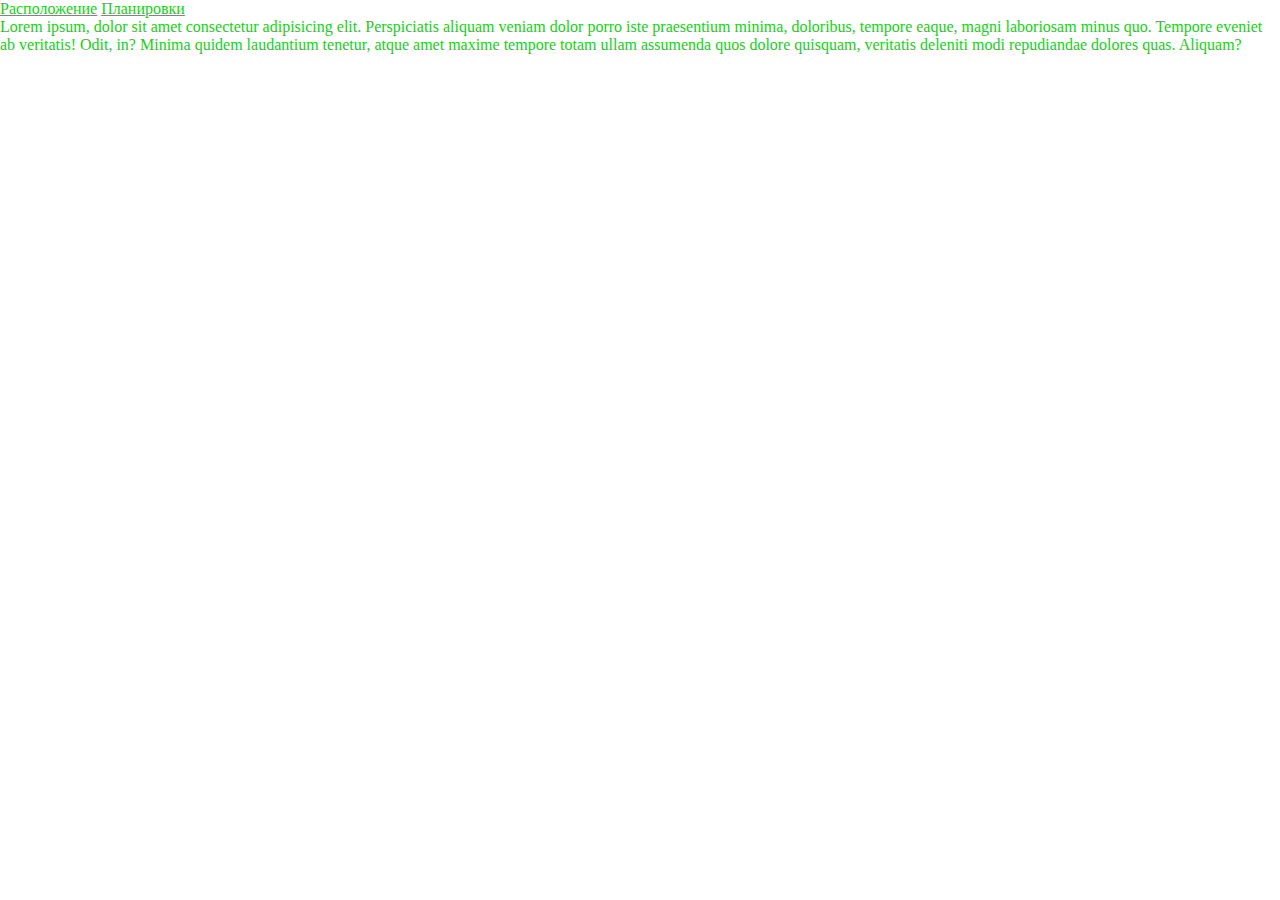
<file: index.html>
<!DOCTYPE html>
<html lang="en">
<head>
    <meta charset="UTF-8">
    <meta http-equiv="X-UA-Compatible" content="IE=edge">
    <meta name="viewport" content="width=device-width, initial-scale=1.0">
    <link rel="stylesheet" href="css/style.min.css">
    <link rel="stylesheet" href="css/hero.min.css">
    <title>DOCUMENT</title>
    <style>
        *{
        font-family: 'Montserrat';
        }
    </style>
</head>
<body>
    
</body>
    <a href="location.html">Расположение</a>
    <a href="plans.html">Планировки</a>
    <p>
        Lorem ipsum, dolor sit amet consectetur adipisicing elit. Perspiciatis aliquam veniam dolor porro iste praesentium minima, doloribus, tempore eaque, magni laboriosam minus quo. Tempore eveniet ab veritatis! Odit, in? Minima quidem laudantium tenetur, atque amet maxime tempore totam ullam assumenda quos dolore quisquam, veritatis deleniti modi repudiandae dolores quas. Aliquam?
    </p>

</html>
</file>
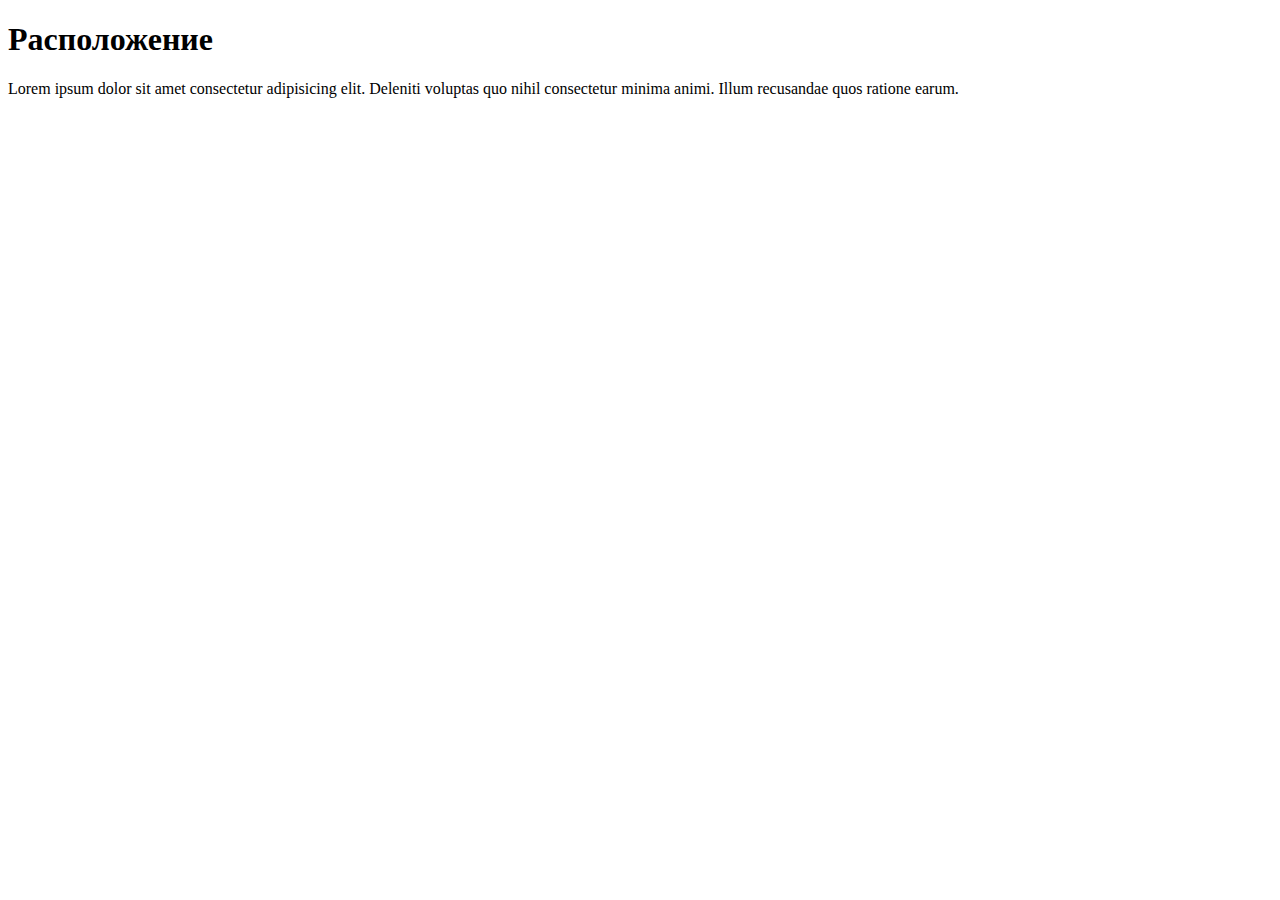
<file: location.html>
<!DOCTYPE html>
<html lang="en">
<head>
    <meta charset="UTF-8">
    <meta http-equiv="X-UA-Compatible" content="IE=edge">
    <meta name="viewport" content="width=device-width, initial-scale=1.0">
    <title>Расположение</title>
</head>
<body>
    <h1>Расположение</h1>
    Lorem ipsum dolor sit amet consectetur adipisicing elit. Deleniti voluptas quo nihil consectetur minima animi. Illum recusandae quos ratione earum.
</body>
</html>
</file>
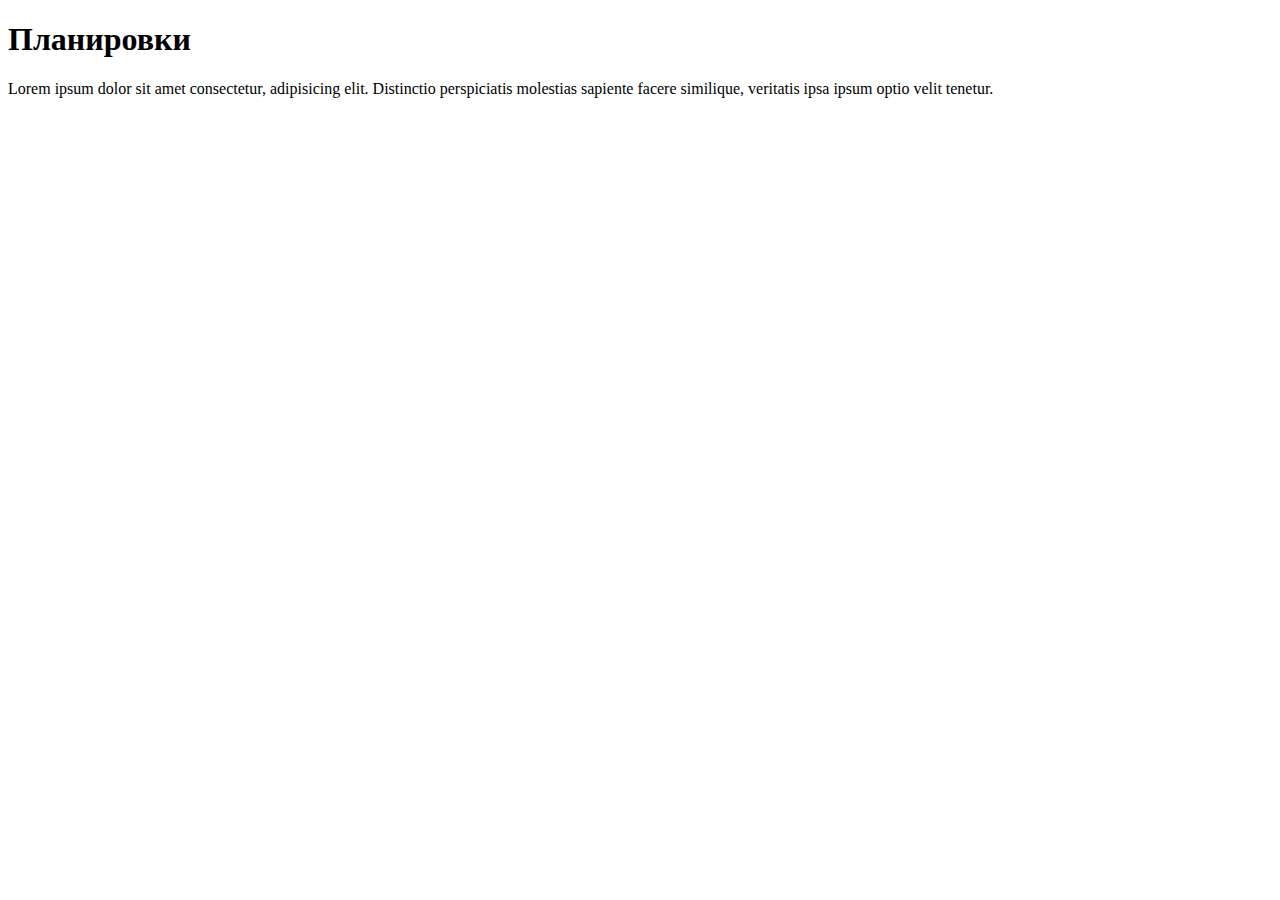
<file: plans.html>
<!DOCTYPE html>
<html lang="en">
<head>
    <meta charset="UTF-8">
    <meta http-equiv="X-UA-Compatible" content="IE=edge">
    <meta name="viewport" content="width=device-width, initial-scale=1.0">
    <title>Планировки</title>
</head>
<body>
    <h1>Планировки</h1>
    Lorem ipsum dolor sit amet consectetur, adipisicing elit. Distinctio perspiciatis molestias sapiente facere similique, veritatis ipsa ipsum optio velit tenetur.
</html>
</file>
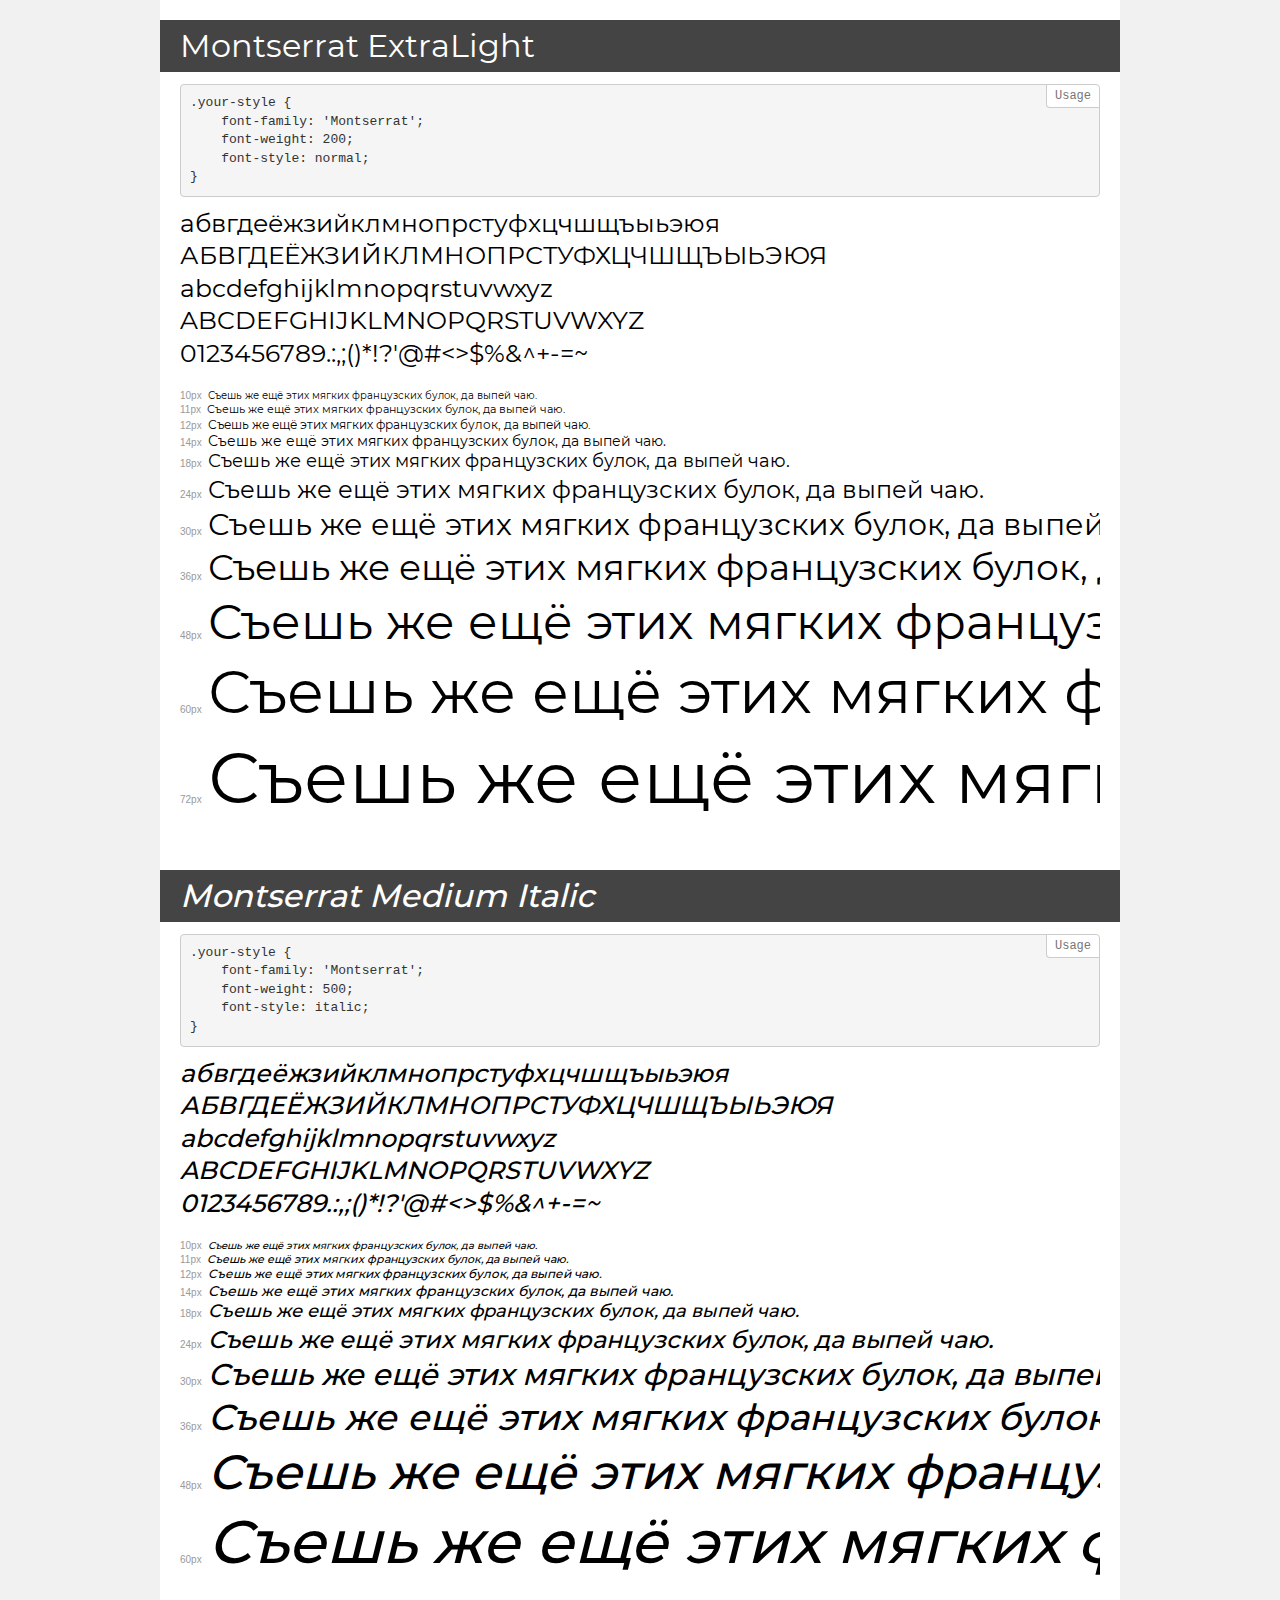
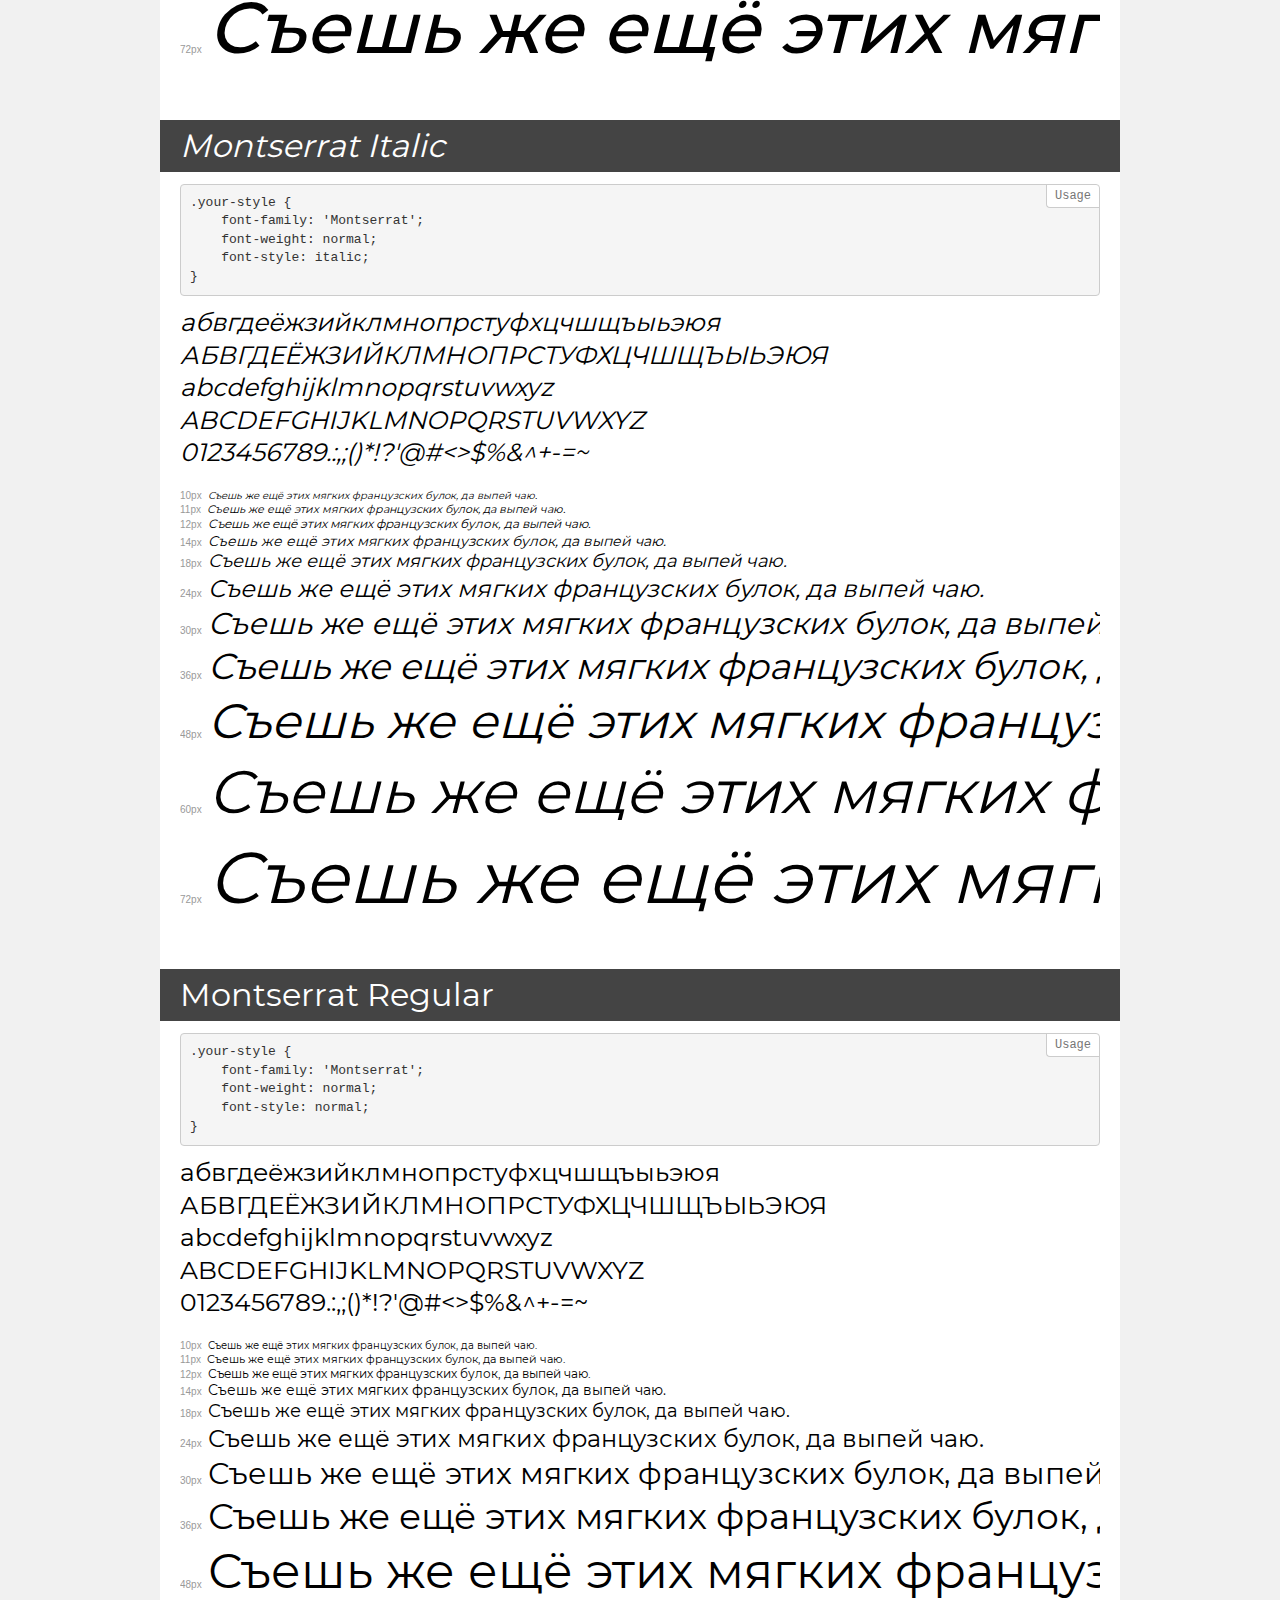
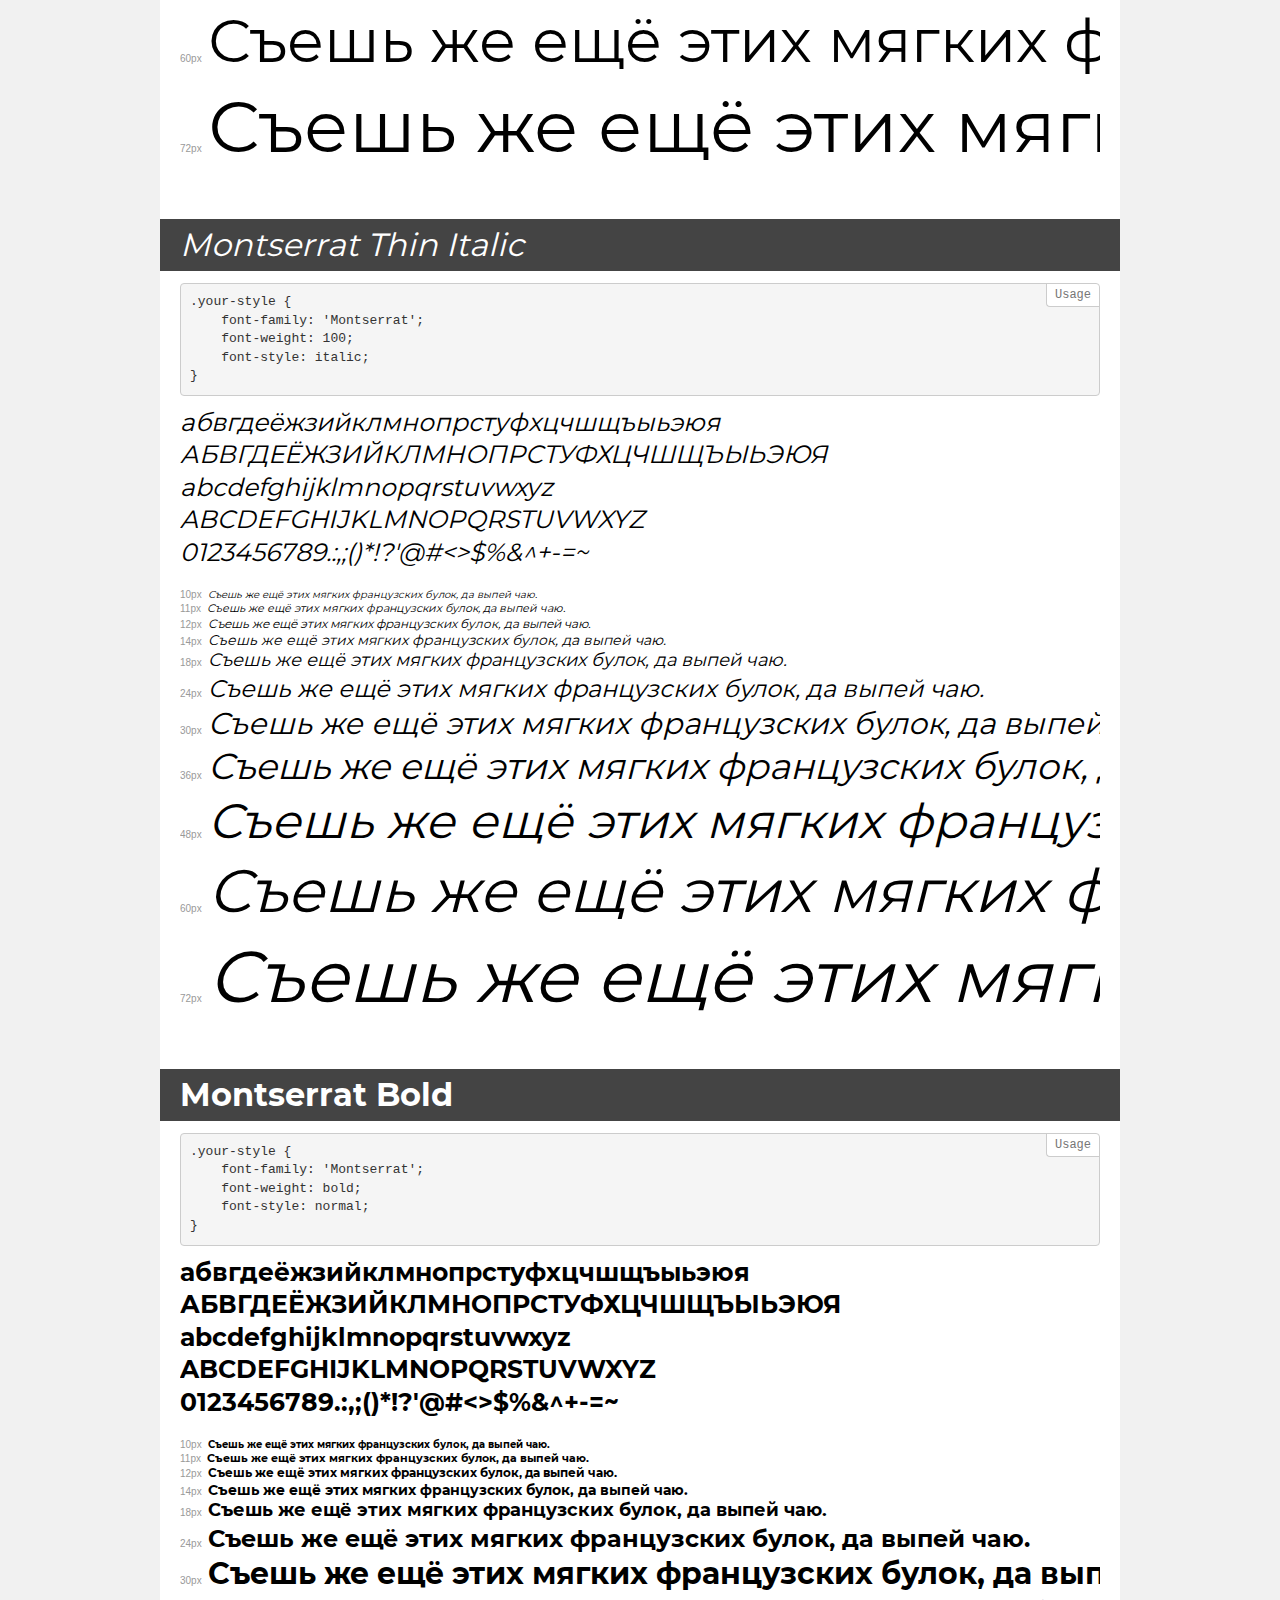
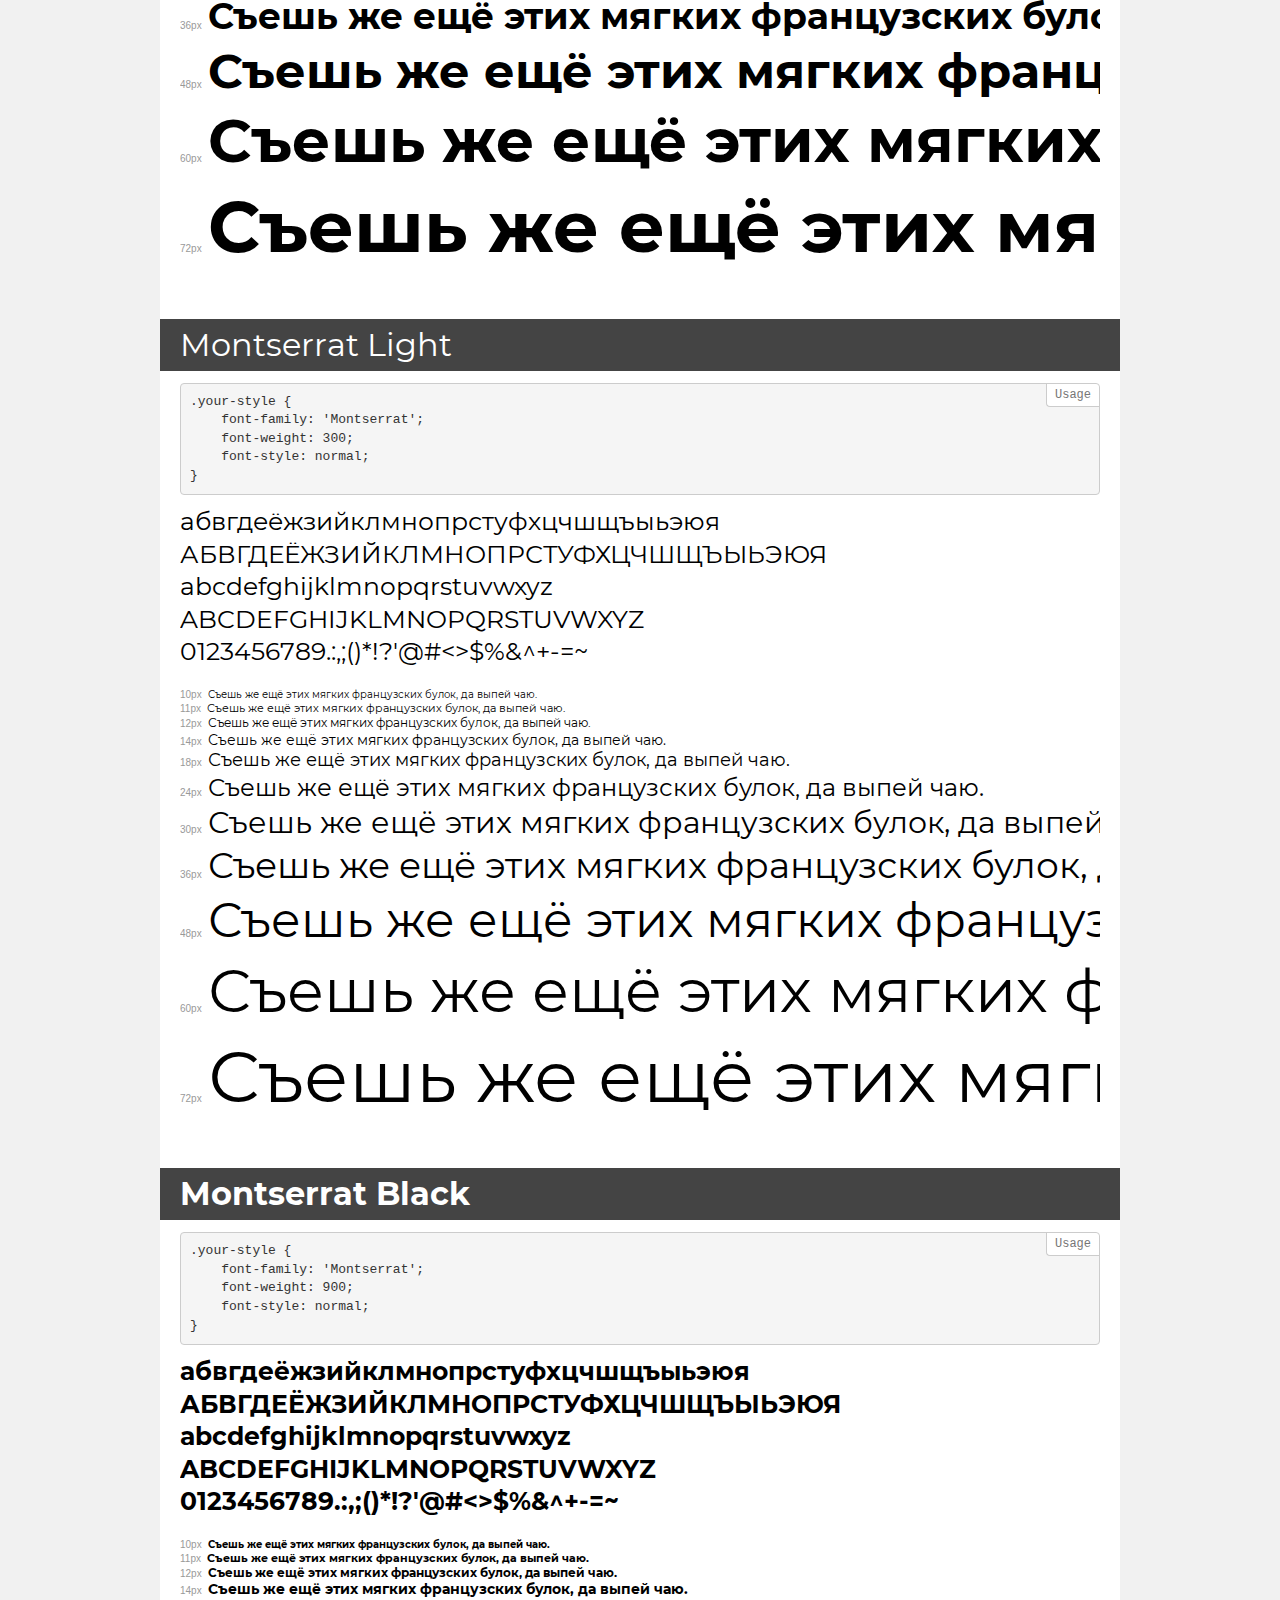
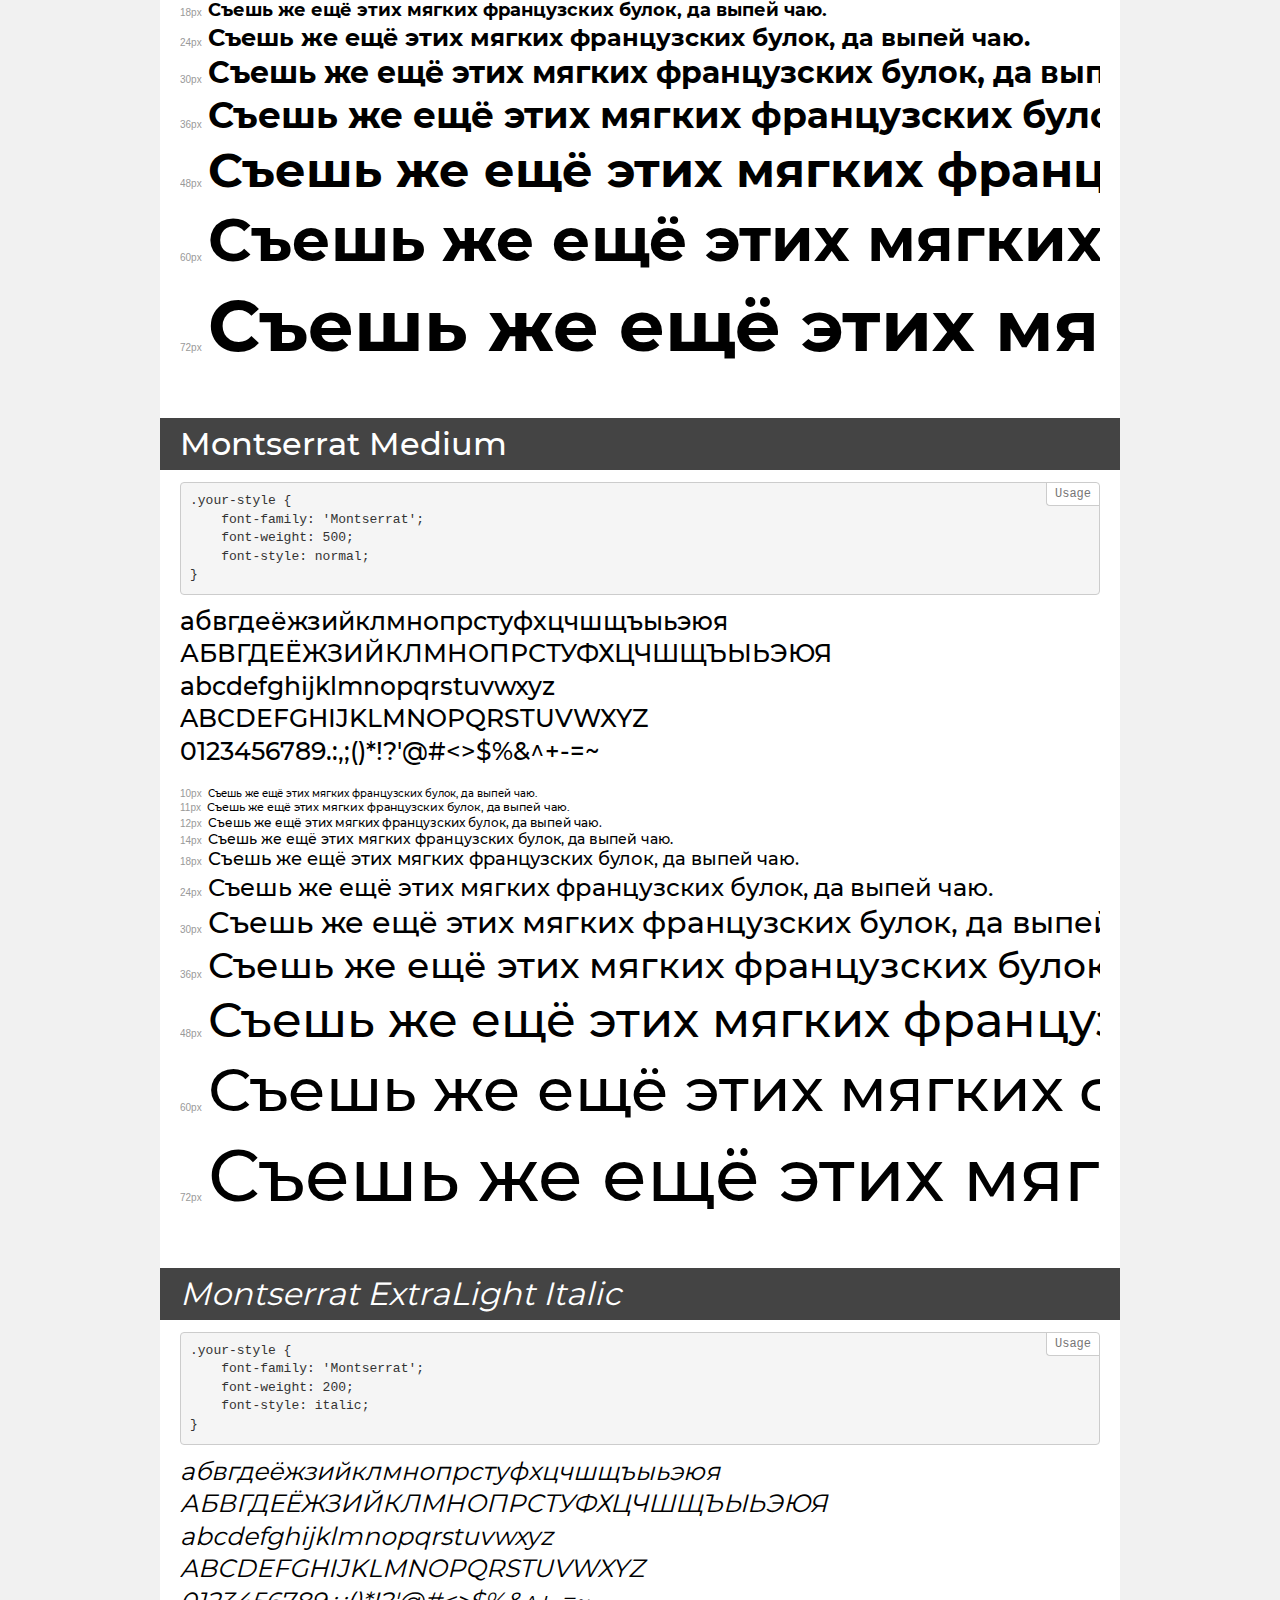
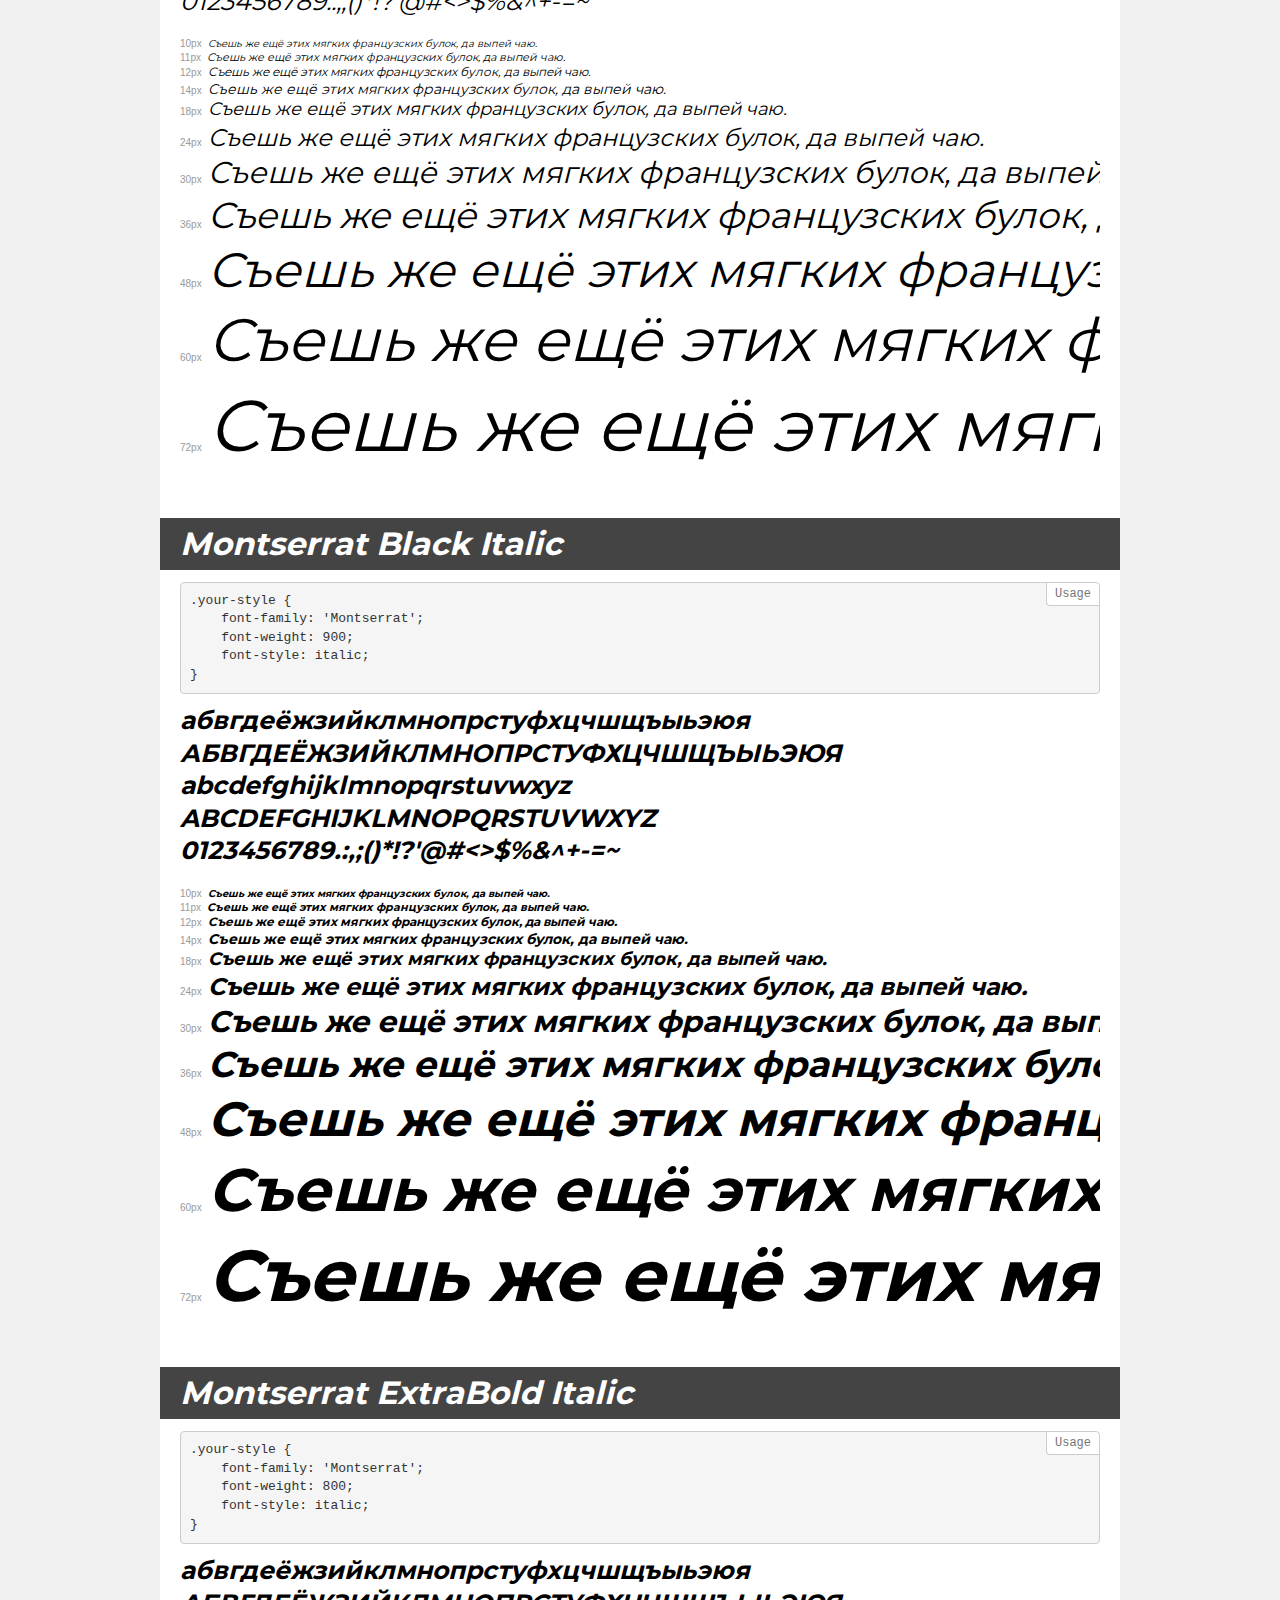
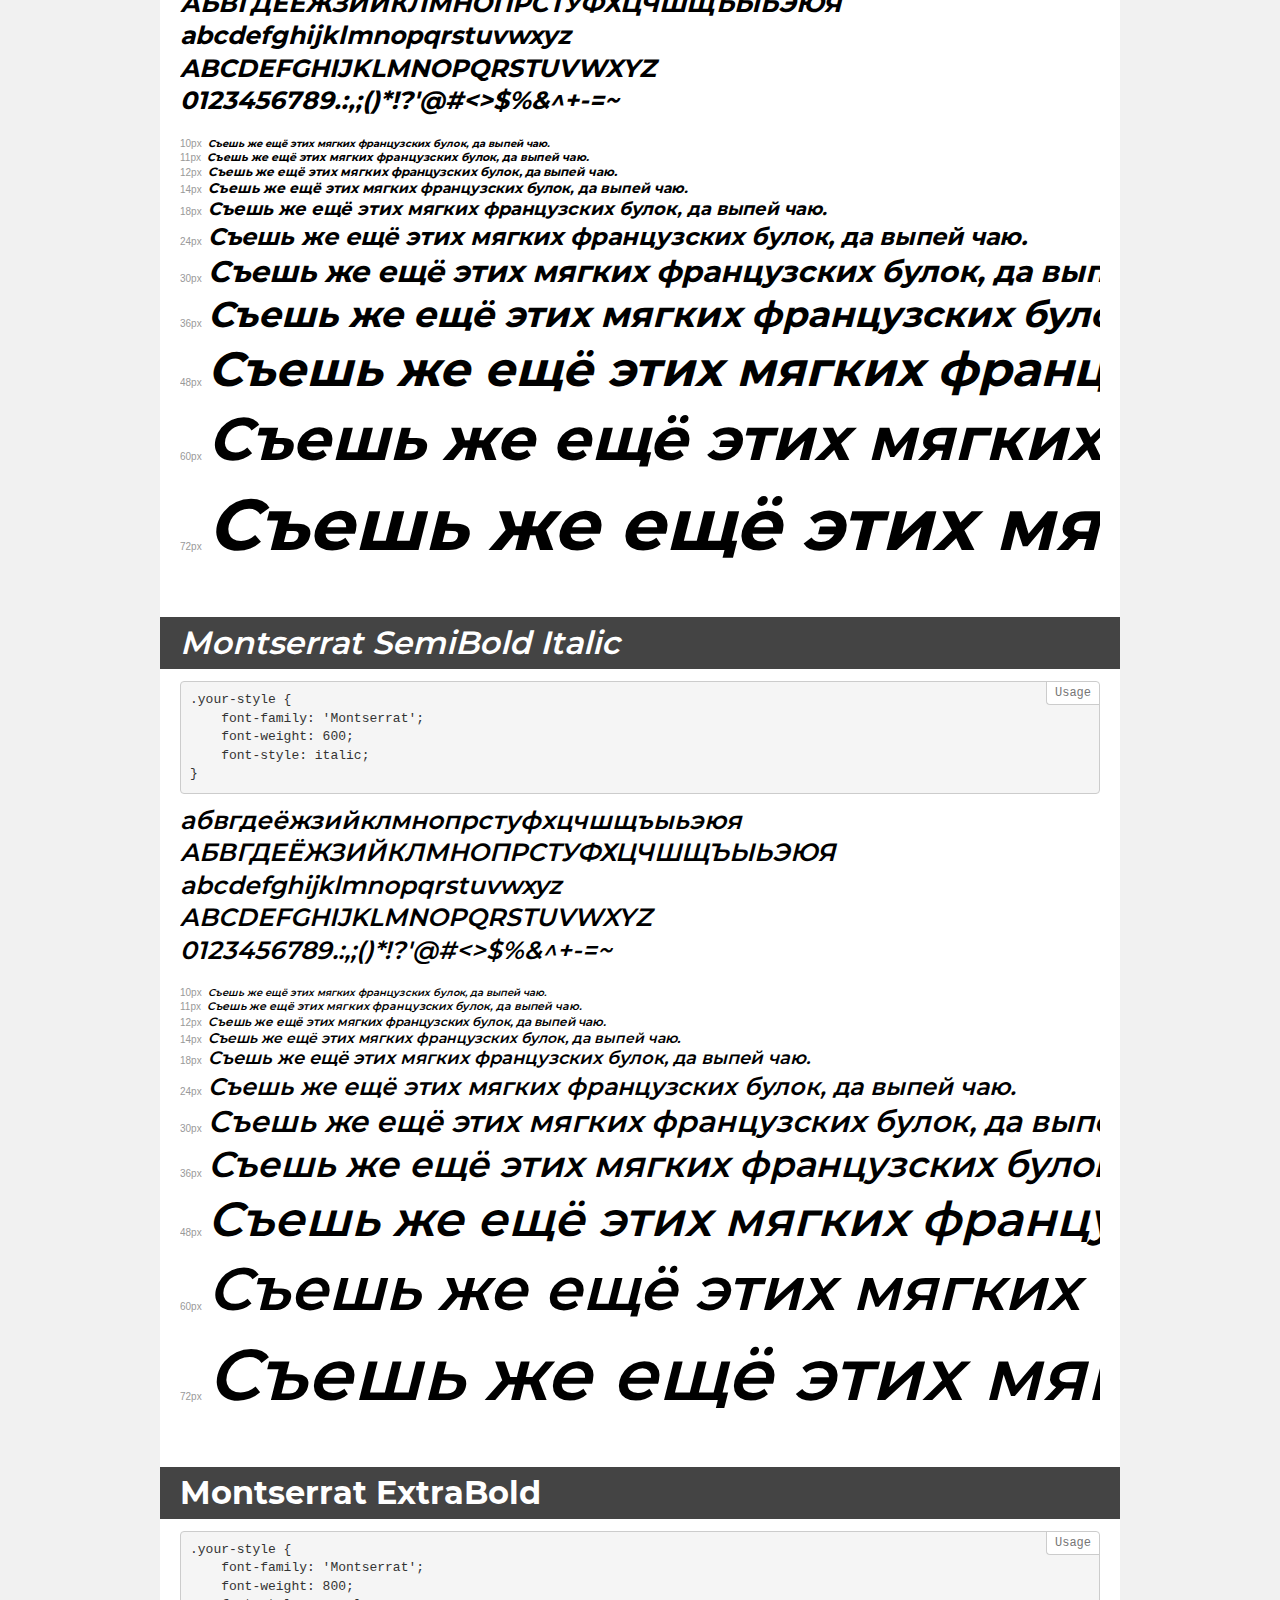
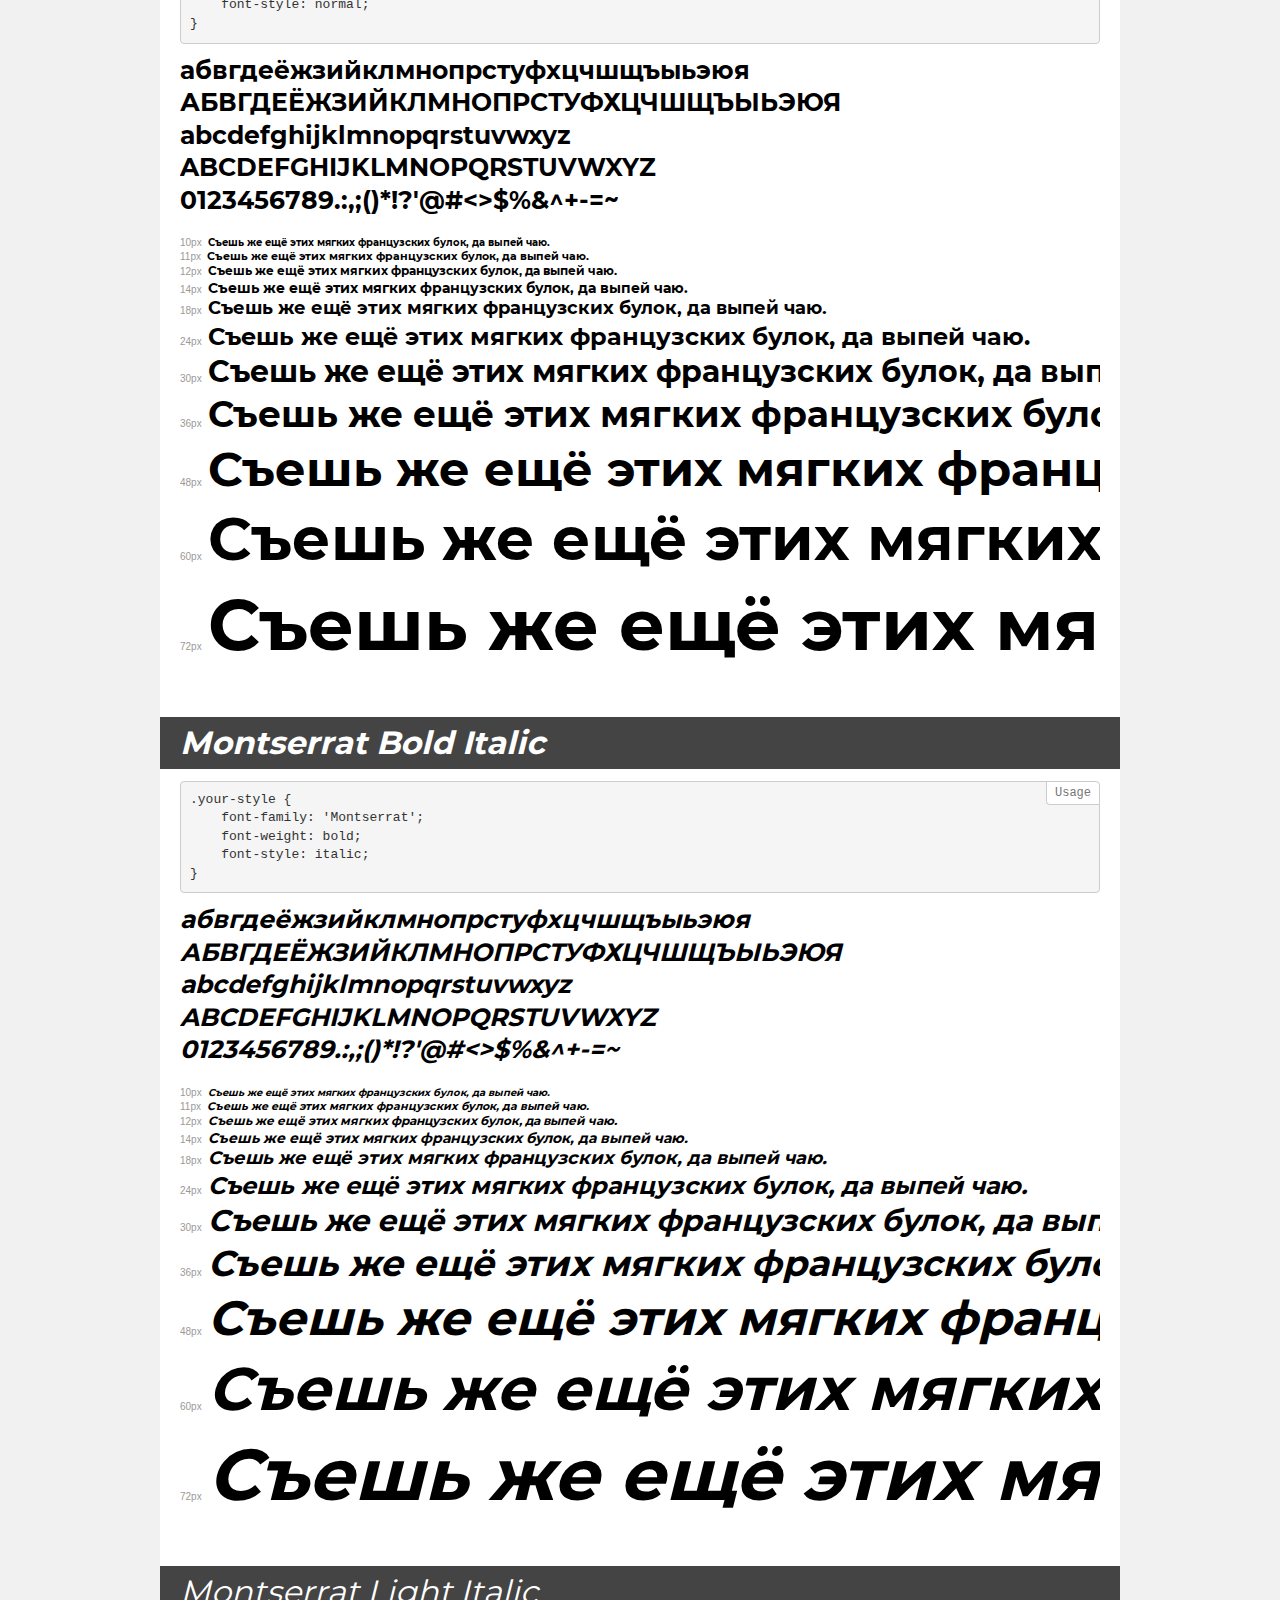
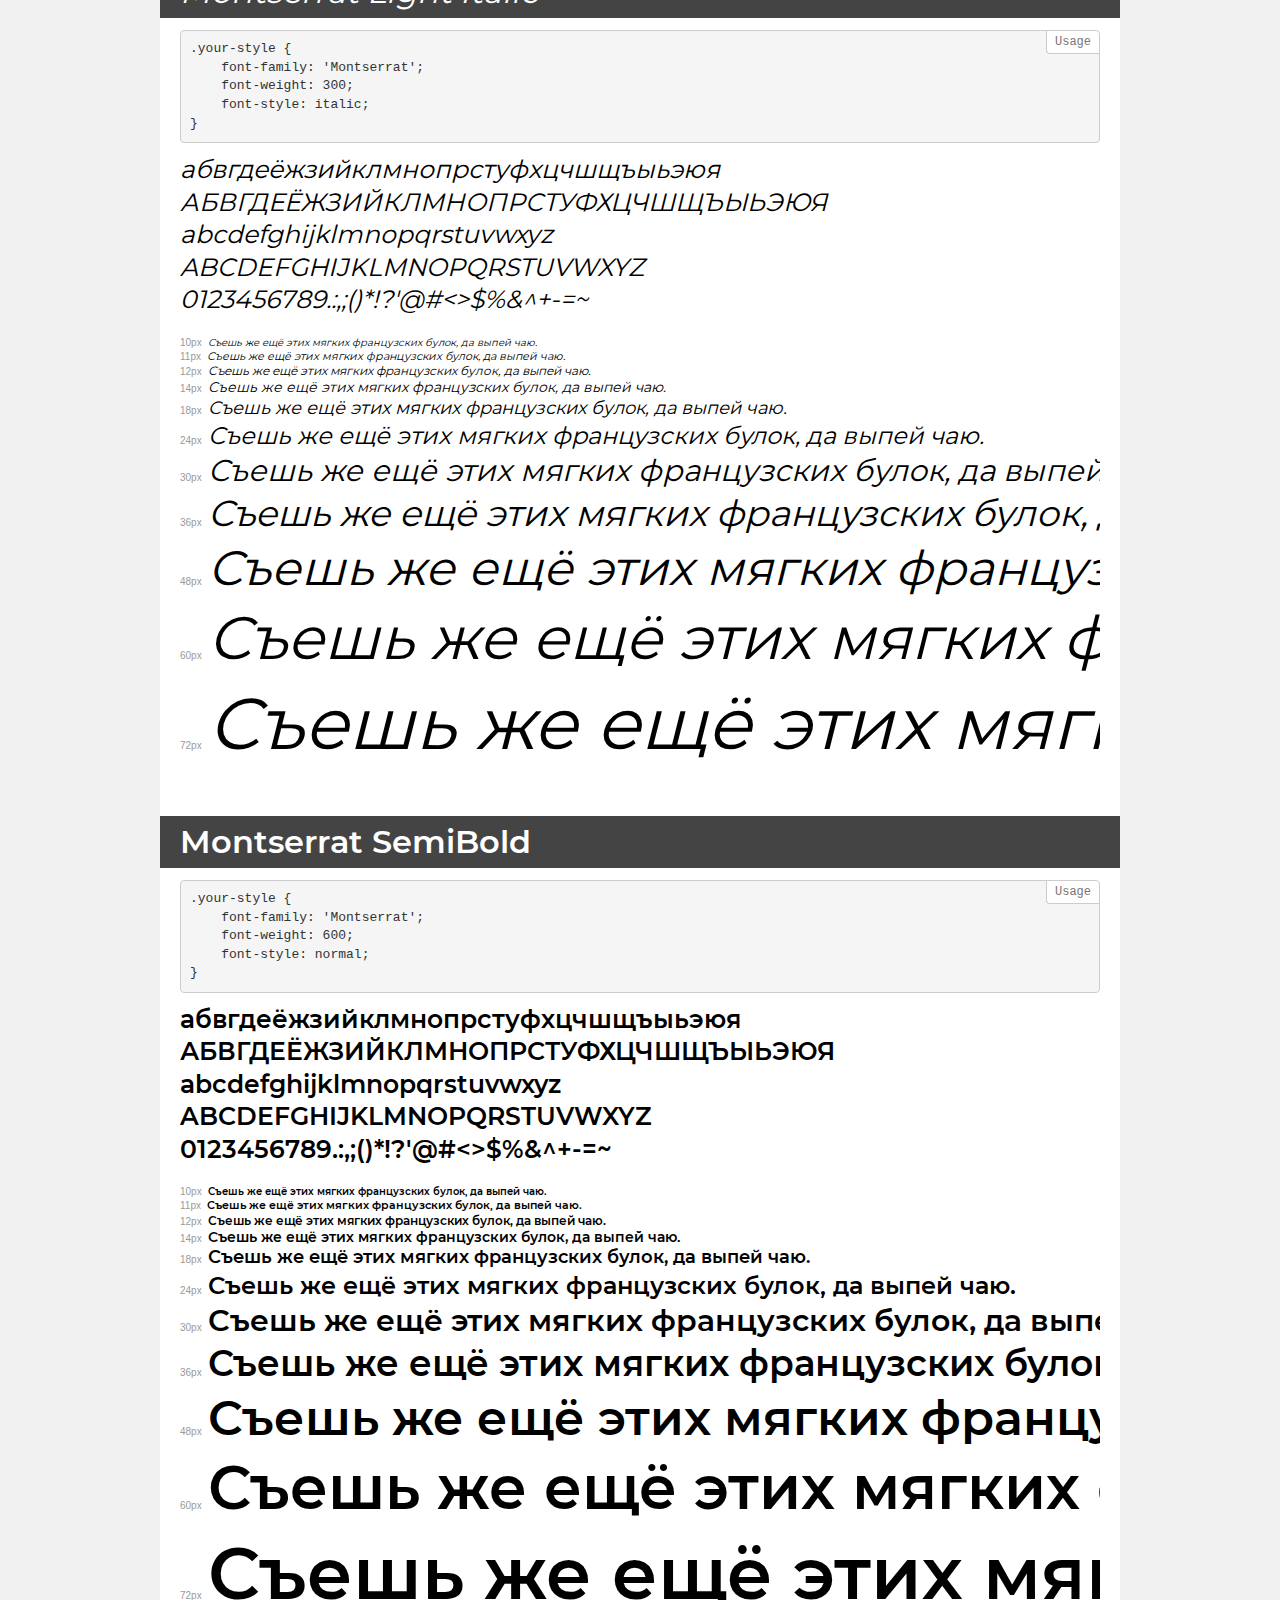
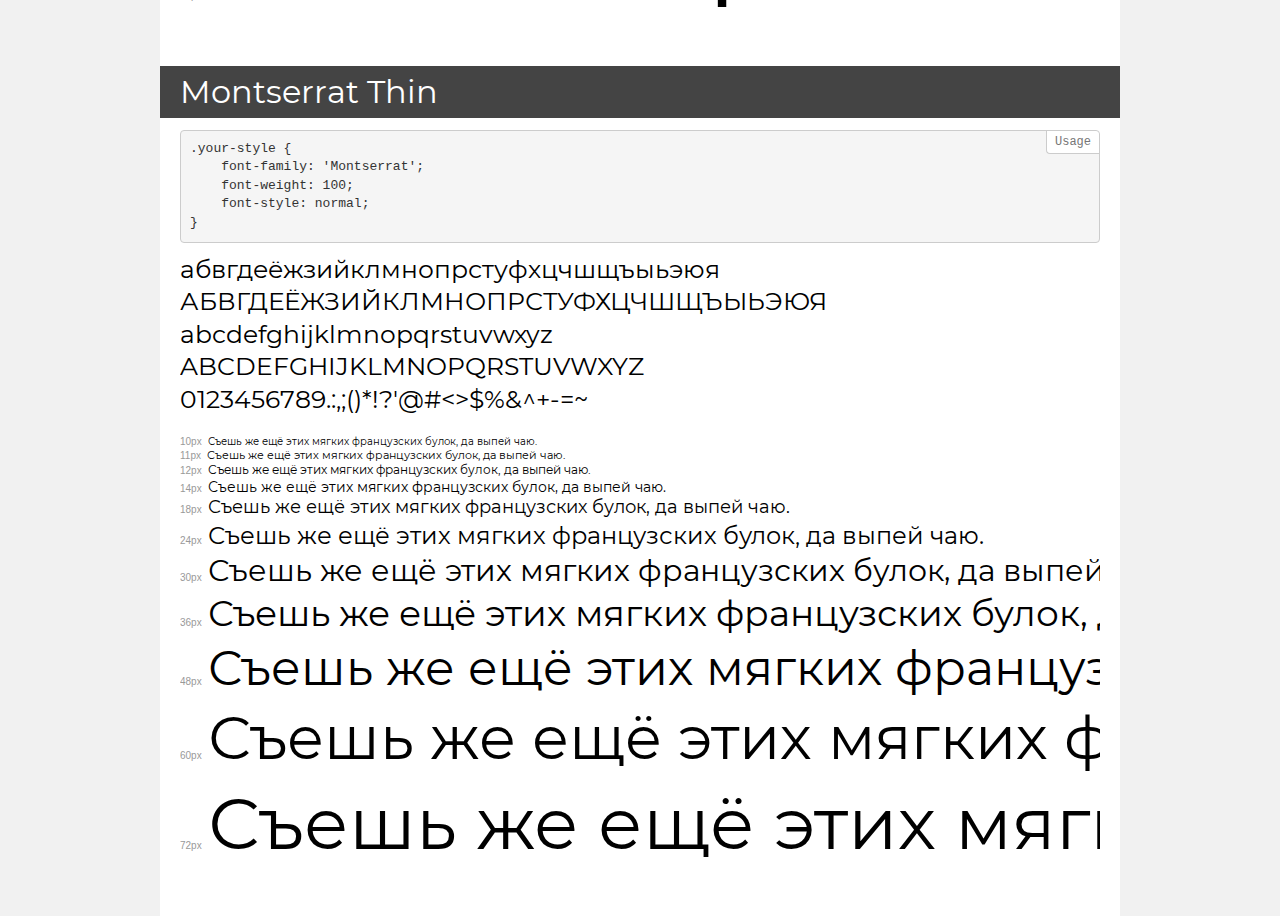
<file: assets/font/demo.html>
<!DOCTYPE html>
<html>
<head>
    <meta charset="utf-8">
    <meta http-equiv="X-UA-Compatible" content="IE=edge">
    <meta name="viewport" content="width=device-width, initial-scale=1">
    <meta name="robots" content="noindex, noarchive">
    <meta name="format-detection" content="telephone=no">
    <title>Transfonter demo</title>
    <link href="stylesheet.css" rel="stylesheet">
    <style>
        /*
        http://meyerweb.com/eric/tools/css/reset/
        v2.0 | 20110126
        License: none (public domain)
        */
        html, body, div, span, applet, object, iframe,
        h1, h2, h3, h4, h5, h6, p, blockquote, pre,
        a, abbr, acronym, address, big, cite, code,
        del, dfn, em, img, ins, kbd, q, s, samp,
        small, strike, strong, sub, sup, tt, var,
        b, u, i, center,
        dl, dt, dd, ol, ul, li,
        fieldset, form, label, legend,
        table, caption, tbody, tfoot, thead, tr, th, td,
        article, aside, canvas, details, embed,
        figure, figcaption, footer, header, hgroup,
        menu, nav, output, ruby, section, summary,
        time, mark, audio, video {
            margin: 0;
            padding: 0;
            border: 0;
            font-size: 100%;
            font: inherit;
            vertical-align: baseline;
        }
        /* HTML5 display-role reset for older browsers */
        article, aside, details, figcaption, figure,
        footer, header, hgroup, menu, nav, section {
            display: block;
        }
        body {
            line-height: 1;
        }
        ol, ul {
            list-style: none;
        }
        blockquote, q {
            quotes: none;
        }
        blockquote:before, blockquote:after,
        q:before, q:after {
            content: '';
            content: none;
        }
        table {
            border-collapse: collapse;
            border-spacing: 0;
        }
        /* common styles */
        body {
            background: #f1f1f1;
            color: #000;
        }
        .page {
            background: #fff;
            width: 920px;
            margin: 0 auto;
            padding: 20px 20px 0 20px;
            overflow: hidden;
        }
        .font-container {
            overflow-x: auto;
            overflow-y: hidden;
            margin-bottom: 40px;
            line-height: 1.3;
            white-space: nowrap;
            padding-bottom: 5px;
        }
        h1 {
            position: relative;
            background: #444;
            font-size: 32px;
            color: #fff;
            padding: 10px 20px;
            margin: 0 -20px 12px -20px;
        }
        .letters {
            font-size: 25px;
            margin-bottom: 20px;
        }
        .s10:before {
            content: '10px';
        }
        .s11:before {
            content: '11px';
        }
        .s12:before {
            content: '12px';
        }
        .s14:before {
            content: '14px';
        }
        .s18:before {
            content: '18px';
        }
        .s24:before {
            content: '24px';
        }
        .s30:before {
            content: '30px';
        }
        .s36:before {
            content: '36px';
        }
        .s48:before {
            content: '48px';
        }
        .s60:before {
            content: '60px';
        }
        .s72:before {
            content: '72px';
        }
        .s10:before, .s11:before, .s12:before, .s14:before,
        .s18:before, .s24:before, .s30:before, .s36:before,
        .s48:before, .s60:before, .s72:before {
            font-family: Arial, sans-serif;
            font-size: 10px;
            font-weight: normal;
            font-style: normal;
            color: #999;
            padding-right: 6px;
        }
        pre {
            display: block;
            position: relative;
            padding: 9px;
            margin: 0 0 10px;
            font-family: Monaco, Menlo, Consolas, "Courier New", monospace !important;
            font-size: 13px;
            line-height: 1.428571429;
            color: #333;
            font-weight: normal !important;
            font-style: normal !important;
            background-color: #f5f5f5;
            border: 1px solid #ccc;
            overflow-x: auto;
            border-radius: 4px;
        }
        pre:after {
            display: block;
            position: absolute;
            right: 0;
            top: 0;
            content: 'Usage';
            line-height: 1;
            padding: 5px 8px;
            font-size: 12px;
            color: #767676;
            background-color: #fff;
            border: 1px solid #ccc;
            border-right: none;
            border-top: none;
            border-radius: 0 4px 0 4px;
            z-index: 10;
        }
        /* responsive */
        @media (max-width: 959px) {
            .page {
                width: auto;
                margin: 0;
            }
        }
    </style>
</head>
<body>
<div class="page">
    <div class="demo" style="font-family: 'Montserrat'; font-weight: 200; font-style: normal;">
        <h1>Montserrat ExtraLight</h1>
        <pre>.your-style {
    font-family: 'Montserrat';
    font-weight: 200;
    font-style: normal;
}</pre>
        <div class="font-container">
            <p class="letters">
                абвгдеёжзийклмнопрстуфхцчшщъыьэюя<br>
АБВГДЕЁЖЗИЙКЛМНОПРСТУФХЦЧШЩЪЫЬЭЮЯ<br>
abcdefghijklmnopqrstuvwxyz<br>
ABCDEFGHIJKLMNOPQRSTUVWXYZ<br>
                0123456789.:,;()*!?'@#<>$%&^+-=~
            </p>
            <p class="s10" style="font-size: 10px;">Съешь же ещё этих мягких французских булок, да выпей чаю.</p>
            <p class="s11" style="font-size: 11px;">Съешь же ещё этих мягких французских булок, да выпей чаю.</p>
            <p class="s12" style="font-size: 12px;">Съешь же ещё этих мягких французских булок, да выпей чаю.</p>
            <p class="s14" style="font-size: 14px;">Съешь же ещё этих мягких французских булок, да выпей чаю.</p>
            <p class="s18" style="font-size: 18px;">Съешь же ещё этих мягких французских булок, да выпей чаю.</p>
            <p class="s24" style="font-size: 24px;">Съешь же ещё этих мягких французских булок, да выпей чаю.</p>
            <p class="s30" style="font-size: 30px;">Съешь же ещё этих мягких французских булок, да выпей чаю.</p>
            <p class="s36" style="font-size: 36px;">Съешь же ещё этих мягких французских булок, да выпей чаю.</p>
            <p class="s48" style="font-size: 48px;">Съешь же ещё этих мягких французских булок, да выпей чаю.</p>
            <p class="s60" style="font-size: 60px;">Съешь же ещё этих мягких французских булок, да выпей чаю.</p>
            <p class="s72" style="font-size: 72px;">Съешь же ещё этих мягких французских булок, да выпей чаю.</p>
        </div>
    </div>
    <div class="demo" style="font-family: 'Montserrat'; font-weight: 500; font-style: italic;">
        <h1>Montserrat Medium Italic</h1>
        <pre>.your-style {
    font-family: 'Montserrat';
    font-weight: 500;
    font-style: italic;
}</pre>
        <div class="font-container">
            <p class="letters">
                абвгдеёжзийклмнопрстуфхцчшщъыьэюя<br>
АБВГДЕЁЖЗИЙКЛМНОПРСТУФХЦЧШЩЪЫЬЭЮЯ<br>
abcdefghijklmnopqrstuvwxyz<br>
ABCDEFGHIJKLMNOPQRSTUVWXYZ<br>
                0123456789.:,;()*!?'@#<>$%&^+-=~
            </p>
            <p class="s10" style="font-size: 10px;">Съешь же ещё этих мягких французских булок, да выпей чаю.</p>
            <p class="s11" style="font-size: 11px;">Съешь же ещё этих мягких французских булок, да выпей чаю.</p>
            <p class="s12" style="font-size: 12px;">Съешь же ещё этих мягких французских булок, да выпей чаю.</p>
            <p class="s14" style="font-size: 14px;">Съешь же ещё этих мягких французских булок, да выпей чаю.</p>
            <p class="s18" style="font-size: 18px;">Съешь же ещё этих мягких французских булок, да выпей чаю.</p>
            <p class="s24" style="font-size: 24px;">Съешь же ещё этих мягких французских булок, да выпей чаю.</p>
            <p class="s30" style="font-size: 30px;">Съешь же ещё этих мягких французских булок, да выпей чаю.</p>
            <p class="s36" style="font-size: 36px;">Съешь же ещё этих мягких французских булок, да выпей чаю.</p>
            <p class="s48" style="font-size: 48px;">Съешь же ещё этих мягких французских булок, да выпей чаю.</p>
            <p class="s60" style="font-size: 60px;">Съешь же ещё этих мягких французских булок, да выпей чаю.</p>
            <p class="s72" style="font-size: 72px;">Съешь же ещё этих мягких французских булок, да выпей чаю.</p>
        </div>
    </div>
    <div class="demo" style="font-family: 'Montserrat'; font-weight: normal; font-style: italic;">
        <h1>Montserrat Italic</h1>
        <pre>.your-style {
    font-family: 'Montserrat';
    font-weight: normal;
    font-style: italic;
}</pre>
        <div class="font-container">
            <p class="letters">
                абвгдеёжзийклмнопрстуфхцчшщъыьэюя<br>
АБВГДЕЁЖЗИЙКЛМНОПРСТУФХЦЧШЩЪЫЬЭЮЯ<br>
abcdefghijklmnopqrstuvwxyz<br>
ABCDEFGHIJKLMNOPQRSTUVWXYZ<br>
                0123456789.:,;()*!?'@#<>$%&^+-=~
            </p>
            <p class="s10" style="font-size: 10px;">Съешь же ещё этих мягких французских булок, да выпей чаю.</p>
            <p class="s11" style="font-size: 11px;">Съешь же ещё этих мягких французских булок, да выпей чаю.</p>
            <p class="s12" style="font-size: 12px;">Съешь же ещё этих мягких французских булок, да выпей чаю.</p>
            <p class="s14" style="font-size: 14px;">Съешь же ещё этих мягких французских булок, да выпей чаю.</p>
            <p class="s18" style="font-size: 18px;">Съешь же ещё этих мягких французских булок, да выпей чаю.</p>
            <p class="s24" style="font-size: 24px;">Съешь же ещё этих мягких французских булок, да выпей чаю.</p>
            <p class="s30" style="font-size: 30px;">Съешь же ещё этих мягких французских булок, да выпей чаю.</p>
            <p class="s36" style="font-size: 36px;">Съешь же ещё этих мягких французских булок, да выпей чаю.</p>
            <p class="s48" style="font-size: 48px;">Съешь же ещё этих мягких французских булок, да выпей чаю.</p>
            <p class="s60" style="font-size: 60px;">Съешь же ещё этих мягких французских булок, да выпей чаю.</p>
            <p class="s72" style="font-size: 72px;">Съешь же ещё этих мягких французских булок, да выпей чаю.</p>
        </div>
    </div>
    <div class="demo" style="font-family: 'Montserrat'; font-weight: normal; font-style: normal;">
        <h1>Montserrat Regular</h1>
        <pre>.your-style {
    font-family: 'Montserrat';
    font-weight: normal;
    font-style: normal;
}</pre>
        <div class="font-container">
            <p class="letters">
                абвгдеёжзийклмнопрстуфхцчшщъыьэюя<br>
АБВГДЕЁЖЗИЙКЛМНОПРСТУФХЦЧШЩЪЫЬЭЮЯ<br>
abcdefghijklmnopqrstuvwxyz<br>
ABCDEFGHIJKLMNOPQRSTUVWXYZ<br>
                0123456789.:,;()*!?'@#<>$%&^+-=~
            </p>
            <p class="s10" style="font-size: 10px;">Съешь же ещё этих мягких французских булок, да выпей чаю.</p>
            <p class="s11" style="font-size: 11px;">Съешь же ещё этих мягких французских булок, да выпей чаю.</p>
            <p class="s12" style="font-size: 12px;">Съешь же ещё этих мягких французских булок, да выпей чаю.</p>
            <p class="s14" style="font-size: 14px;">Съешь же ещё этих мягких французских булок, да выпей чаю.</p>
            <p class="s18" style="font-size: 18px;">Съешь же ещё этих мягких французских булок, да выпей чаю.</p>
            <p class="s24" style="font-size: 24px;">Съешь же ещё этих мягких французских булок, да выпей чаю.</p>
            <p class="s30" style="font-size: 30px;">Съешь же ещё этих мягких французских булок, да выпей чаю.</p>
            <p class="s36" style="font-size: 36px;">Съешь же ещё этих мягких французских булок, да выпей чаю.</p>
            <p class="s48" style="font-size: 48px;">Съешь же ещё этих мягких французских булок, да выпей чаю.</p>
            <p class="s60" style="font-size: 60px;">Съешь же ещё этих мягких французских булок, да выпей чаю.</p>
            <p class="s72" style="font-size: 72px;">Съешь же ещё этих мягких французских булок, да выпей чаю.</p>
        </div>
    </div>
    <div class="demo" style="font-family: 'Montserrat'; font-weight: 100; font-style: italic;">
        <h1>Montserrat Thin Italic</h1>
        <pre>.your-style {
    font-family: 'Montserrat';
    font-weight: 100;
    font-style: italic;
}</pre>
        <div class="font-container">
            <p class="letters">
                абвгдеёжзийклмнопрстуфхцчшщъыьэюя<br>
АБВГДЕЁЖЗИЙКЛМНОПРСТУФХЦЧШЩЪЫЬЭЮЯ<br>
abcdefghijklmnopqrstuvwxyz<br>
ABCDEFGHIJKLMNOPQRSTUVWXYZ<br>
                0123456789.:,;()*!?'@#<>$%&^+-=~
            </p>
            <p class="s10" style="font-size: 10px;">Съешь же ещё этих мягких французских булок, да выпей чаю.</p>
            <p class="s11" style="font-size: 11px;">Съешь же ещё этих мягких французских булок, да выпей чаю.</p>
            <p class="s12" style="font-size: 12px;">Съешь же ещё этих мягких французских булок, да выпей чаю.</p>
            <p class="s14" style="font-size: 14px;">Съешь же ещё этих мягких французских булок, да выпей чаю.</p>
            <p class="s18" style="font-size: 18px;">Съешь же ещё этих мягких французских булок, да выпей чаю.</p>
            <p class="s24" style="font-size: 24px;">Съешь же ещё этих мягких французских булок, да выпей чаю.</p>
            <p class="s30" style="font-size: 30px;">Съешь же ещё этих мягких французских булок, да выпей чаю.</p>
            <p class="s36" style="font-size: 36px;">Съешь же ещё этих мягких французских булок, да выпей чаю.</p>
            <p class="s48" style="font-size: 48px;">Съешь же ещё этих мягких французских булок, да выпей чаю.</p>
            <p class="s60" style="font-size: 60px;">Съешь же ещё этих мягких французских булок, да выпей чаю.</p>
            <p class="s72" style="font-size: 72px;">Съешь же ещё этих мягких французских булок, да выпей чаю.</p>
        </div>
    </div>
    <div class="demo" style="font-family: 'Montserrat'; font-weight: bold; font-style: normal;">
        <h1>Montserrat Bold</h1>
        <pre>.your-style {
    font-family: 'Montserrat';
    font-weight: bold;
    font-style: normal;
}</pre>
        <div class="font-container">
            <p class="letters">
                абвгдеёжзийклмнопрстуфхцчшщъыьэюя<br>
АБВГДЕЁЖЗИЙКЛМНОПРСТУФХЦЧШЩЪЫЬЭЮЯ<br>
abcdefghijklmnopqrstuvwxyz<br>
ABCDEFGHIJKLMNOPQRSTUVWXYZ<br>
                0123456789.:,;()*!?'@#<>$%&^+-=~
            </p>
            <p class="s10" style="font-size: 10px;">Съешь же ещё этих мягких французских булок, да выпей чаю.</p>
            <p class="s11" style="font-size: 11px;">Съешь же ещё этих мягких французских булок, да выпей чаю.</p>
            <p class="s12" style="font-size: 12px;">Съешь же ещё этих мягких французских булок, да выпей чаю.</p>
            <p class="s14" style="font-size: 14px;">Съешь же ещё этих мягких французских булок, да выпей чаю.</p>
            <p class="s18" style="font-size: 18px;">Съешь же ещё этих мягких французских булок, да выпей чаю.</p>
            <p class="s24" style="font-size: 24px;">Съешь же ещё этих мягких французских булок, да выпей чаю.</p>
            <p class="s30" style="font-size: 30px;">Съешь же ещё этих мягких французских булок, да выпей чаю.</p>
            <p class="s36" style="font-size: 36px;">Съешь же ещё этих мягких французских булок, да выпей чаю.</p>
            <p class="s48" style="font-size: 48px;">Съешь же ещё этих мягких французских булок, да выпей чаю.</p>
            <p class="s60" style="font-size: 60px;">Съешь же ещё этих мягких французских булок, да выпей чаю.</p>
            <p class="s72" style="font-size: 72px;">Съешь же ещё этих мягких французских булок, да выпей чаю.</p>
        </div>
    </div>
    <div class="demo" style="font-family: 'Montserrat'; font-weight: 300; font-style: normal;">
        <h1>Montserrat Light</h1>
        <pre>.your-style {
    font-family: 'Montserrat';
    font-weight: 300;
    font-style: normal;
}</pre>
        <div class="font-container">
            <p class="letters">
                абвгдеёжзийклмнопрстуфхцчшщъыьэюя<br>
АБВГДЕЁЖЗИЙКЛМНОПРСТУФХЦЧШЩЪЫЬЭЮЯ<br>
abcdefghijklmnopqrstuvwxyz<br>
ABCDEFGHIJKLMNOPQRSTUVWXYZ<br>
                0123456789.:,;()*!?'@#<>$%&^+-=~
            </p>
            <p class="s10" style="font-size: 10px;">Съешь же ещё этих мягких французских булок, да выпей чаю.</p>
            <p class="s11" style="font-size: 11px;">Съешь же ещё этих мягких французских булок, да выпей чаю.</p>
            <p class="s12" style="font-size: 12px;">Съешь же ещё этих мягких французских булок, да выпей чаю.</p>
            <p class="s14" style="font-size: 14px;">Съешь же ещё этих мягких французских булок, да выпей чаю.</p>
            <p class="s18" style="font-size: 18px;">Съешь же ещё этих мягких французских булок, да выпей чаю.</p>
            <p class="s24" style="font-size: 24px;">Съешь же ещё этих мягких французских булок, да выпей чаю.</p>
            <p class="s30" style="font-size: 30px;">Съешь же ещё этих мягких французских булок, да выпей чаю.</p>
            <p class="s36" style="font-size: 36px;">Съешь же ещё этих мягких французских булок, да выпей чаю.</p>
            <p class="s48" style="font-size: 48px;">Съешь же ещё этих мягких французских булок, да выпей чаю.</p>
            <p class="s60" style="font-size: 60px;">Съешь же ещё этих мягких французских булок, да выпей чаю.</p>
            <p class="s72" style="font-size: 72px;">Съешь же ещё этих мягких французских булок, да выпей чаю.</p>
        </div>
    </div>
    <div class="demo" style="font-family: 'Montserrat'; font-weight: 900; font-style: normal;">
        <h1>Montserrat Black</h1>
        <pre>.your-style {
    font-family: 'Montserrat';
    font-weight: 900;
    font-style: normal;
}</pre>
        <div class="font-container">
            <p class="letters">
                абвгдеёжзийклмнопрстуфхцчшщъыьэюя<br>
АБВГДЕЁЖЗИЙКЛМНОПРСТУФХЦЧШЩЪЫЬЭЮЯ<br>
abcdefghijklmnopqrstuvwxyz<br>
ABCDEFGHIJKLMNOPQRSTUVWXYZ<br>
                0123456789.:,;()*!?'@#<>$%&^+-=~
            </p>
            <p class="s10" style="font-size: 10px;">Съешь же ещё этих мягких французских булок, да выпей чаю.</p>
            <p class="s11" style="font-size: 11px;">Съешь же ещё этих мягких французских булок, да выпей чаю.</p>
            <p class="s12" style="font-size: 12px;">Съешь же ещё этих мягких французских булок, да выпей чаю.</p>
            <p class="s14" style="font-size: 14px;">Съешь же ещё этих мягких французских булок, да выпей чаю.</p>
            <p class="s18" style="font-size: 18px;">Съешь же ещё этих мягких французских булок, да выпей чаю.</p>
            <p class="s24" style="font-size: 24px;">Съешь же ещё этих мягких французских булок, да выпей чаю.</p>
            <p class="s30" style="font-size: 30px;">Съешь же ещё этих мягких французских булок, да выпей чаю.</p>
            <p class="s36" style="font-size: 36px;">Съешь же ещё этих мягких французских булок, да выпей чаю.</p>
            <p class="s48" style="font-size: 48px;">Съешь же ещё этих мягких французских булок, да выпей чаю.</p>
            <p class="s60" style="font-size: 60px;">Съешь же ещё этих мягких французских булок, да выпей чаю.</p>
            <p class="s72" style="font-size: 72px;">Съешь же ещё этих мягких французских булок, да выпей чаю.</p>
        </div>
    </div>
    <div class="demo" style="font-family: 'Montserrat'; font-weight: 500; font-style: normal;">
        <h1>Montserrat Medium</h1>
        <pre>.your-style {
    font-family: 'Montserrat';
    font-weight: 500;
    font-style: normal;
}</pre>
        <div class="font-container">
            <p class="letters">
                абвгдеёжзийклмнопрстуфхцчшщъыьэюя<br>
АБВГДЕЁЖЗИЙКЛМНОПРСТУФХЦЧШЩЪЫЬЭЮЯ<br>
abcdefghijklmnopqrstuvwxyz<br>
ABCDEFGHIJKLMNOPQRSTUVWXYZ<br>
                0123456789.:,;()*!?'@#<>$%&^+-=~
            </p>
            <p class="s10" style="font-size: 10px;">Съешь же ещё этих мягких французских булок, да выпей чаю.</p>
            <p class="s11" style="font-size: 11px;">Съешь же ещё этих мягких французских булок, да выпей чаю.</p>
            <p class="s12" style="font-size: 12px;">Съешь же ещё этих мягких французских булок, да выпей чаю.</p>
            <p class="s14" style="font-size: 14px;">Съешь же ещё этих мягких французских булок, да выпей чаю.</p>
            <p class="s18" style="font-size: 18px;">Съешь же ещё этих мягких французских булок, да выпей чаю.</p>
            <p class="s24" style="font-size: 24px;">Съешь же ещё этих мягких французских булок, да выпей чаю.</p>
            <p class="s30" style="font-size: 30px;">Съешь же ещё этих мягких французских булок, да выпей чаю.</p>
            <p class="s36" style="font-size: 36px;">Съешь же ещё этих мягких французских булок, да выпей чаю.</p>
            <p class="s48" style="font-size: 48px;">Съешь же ещё этих мягких французских булок, да выпей чаю.</p>
            <p class="s60" style="font-size: 60px;">Съешь же ещё этих мягких французских булок, да выпей чаю.</p>
            <p class="s72" style="font-size: 72px;">Съешь же ещё этих мягких французских булок, да выпей чаю.</p>
        </div>
    </div>
    <div class="demo" style="font-family: 'Montserrat'; font-weight: 200; font-style: italic;">
        <h1>Montserrat ExtraLight Italic</h1>
        <pre>.your-style {
    font-family: 'Montserrat';
    font-weight: 200;
    font-style: italic;
}</pre>
        <div class="font-container">
            <p class="letters">
                абвгдеёжзийклмнопрстуфхцчшщъыьэюя<br>
АБВГДЕЁЖЗИЙКЛМНОПРСТУФХЦЧШЩЪЫЬЭЮЯ<br>
abcdefghijklmnopqrstuvwxyz<br>
ABCDEFGHIJKLMNOPQRSTUVWXYZ<br>
                0123456789.:,;()*!?'@#<>$%&^+-=~
            </p>
            <p class="s10" style="font-size: 10px;">Съешь же ещё этих мягких французских булок, да выпей чаю.</p>
            <p class="s11" style="font-size: 11px;">Съешь же ещё этих мягких французских булок, да выпей чаю.</p>
            <p class="s12" style="font-size: 12px;">Съешь же ещё этих мягких французских булок, да выпей чаю.</p>
            <p class="s14" style="font-size: 14px;">Съешь же ещё этих мягких французских булок, да выпей чаю.</p>
            <p class="s18" style="font-size: 18px;">Съешь же ещё этих мягких французских булок, да выпей чаю.</p>
            <p class="s24" style="font-size: 24px;">Съешь же ещё этих мягких французских булок, да выпей чаю.</p>
            <p class="s30" style="font-size: 30px;">Съешь же ещё этих мягких французских булок, да выпей чаю.</p>
            <p class="s36" style="font-size: 36px;">Съешь же ещё этих мягких французских булок, да выпей чаю.</p>
            <p class="s48" style="font-size: 48px;">Съешь же ещё этих мягких французских булок, да выпей чаю.</p>
            <p class="s60" style="font-size: 60px;">Съешь же ещё этих мягких французских булок, да выпей чаю.</p>
            <p class="s72" style="font-size: 72px;">Съешь же ещё этих мягких французских булок, да выпей чаю.</p>
        </div>
    </div>
    <div class="demo" style="font-family: 'Montserrat'; font-weight: 900; font-style: italic;">
        <h1>Montserrat Black Italic</h1>
        <pre>.your-style {
    font-family: 'Montserrat';
    font-weight: 900;
    font-style: italic;
}</pre>
        <div class="font-container">
            <p class="letters">
                абвгдеёжзийклмнопрстуфхцчшщъыьэюя<br>
АБВГДЕЁЖЗИЙКЛМНОПРСТУФХЦЧШЩЪЫЬЭЮЯ<br>
abcdefghijklmnopqrstuvwxyz<br>
ABCDEFGHIJKLMNOPQRSTUVWXYZ<br>
                0123456789.:,;()*!?'@#<>$%&^+-=~
            </p>
            <p class="s10" style="font-size: 10px;">Съешь же ещё этих мягких французских булок, да выпей чаю.</p>
            <p class="s11" style="font-size: 11px;">Съешь же ещё этих мягких французских булок, да выпей чаю.</p>
            <p class="s12" style="font-size: 12px;">Съешь же ещё этих мягких французских булок, да выпей чаю.</p>
            <p class="s14" style="font-size: 14px;">Съешь же ещё этих мягких французских булок, да выпей чаю.</p>
            <p class="s18" style="font-size: 18px;">Съешь же ещё этих мягких французских булок, да выпей чаю.</p>
            <p class="s24" style="font-size: 24px;">Съешь же ещё этих мягких французских булок, да выпей чаю.</p>
            <p class="s30" style="font-size: 30px;">Съешь же ещё этих мягких французских булок, да выпей чаю.</p>
            <p class="s36" style="font-size: 36px;">Съешь же ещё этих мягких французских булок, да выпей чаю.</p>
            <p class="s48" style="font-size: 48px;">Съешь же ещё этих мягких французских булок, да выпей чаю.</p>
            <p class="s60" style="font-size: 60px;">Съешь же ещё этих мягких французских булок, да выпей чаю.</p>
            <p class="s72" style="font-size: 72px;">Съешь же ещё этих мягких французских булок, да выпей чаю.</p>
        </div>
    </div>
    <div class="demo" style="font-family: 'Montserrat'; font-weight: 800; font-style: italic;">
        <h1>Montserrat ExtraBold Italic</h1>
        <pre>.your-style {
    font-family: 'Montserrat';
    font-weight: 800;
    font-style: italic;
}</pre>
        <div class="font-container">
            <p class="letters">
                абвгдеёжзийклмнопрстуфхцчшщъыьэюя<br>
АБВГДЕЁЖЗИЙКЛМНОПРСТУФХЦЧШЩЪЫЬЭЮЯ<br>
abcdefghijklmnopqrstuvwxyz<br>
ABCDEFGHIJKLMNOPQRSTUVWXYZ<br>
                0123456789.:,;()*!?'@#<>$%&^+-=~
            </p>
            <p class="s10" style="font-size: 10px;">Съешь же ещё этих мягких французских булок, да выпей чаю.</p>
            <p class="s11" style="font-size: 11px;">Съешь же ещё этих мягких французских булок, да выпей чаю.</p>
            <p class="s12" style="font-size: 12px;">Съешь же ещё этих мягких французских булок, да выпей чаю.</p>
            <p class="s14" style="font-size: 14px;">Съешь же ещё этих мягких французских булок, да выпей чаю.</p>
            <p class="s18" style="font-size: 18px;">Съешь же ещё этих мягких французских булок, да выпей чаю.</p>
            <p class="s24" style="font-size: 24px;">Съешь же ещё этих мягких французских булок, да выпей чаю.</p>
            <p class="s30" style="font-size: 30px;">Съешь же ещё этих мягких французских булок, да выпей чаю.</p>
            <p class="s36" style="font-size: 36px;">Съешь же ещё этих мягких французских булок, да выпей чаю.</p>
            <p class="s48" style="font-size: 48px;">Съешь же ещё этих мягких французских булок, да выпей чаю.</p>
            <p class="s60" style="font-size: 60px;">Съешь же ещё этих мягких французских булок, да выпей чаю.</p>
            <p class="s72" style="font-size: 72px;">Съешь же ещё этих мягких французских булок, да выпей чаю.</p>
        </div>
    </div>
    <div class="demo" style="font-family: 'Montserrat'; font-weight: 600; font-style: italic;">
        <h1>Montserrat SemiBold Italic</h1>
        <pre>.your-style {
    font-family: 'Montserrat';
    font-weight: 600;
    font-style: italic;
}</pre>
        <div class="font-container">
            <p class="letters">
                абвгдеёжзийклмнопрстуфхцчшщъыьэюя<br>
АБВГДЕЁЖЗИЙКЛМНОПРСТУФХЦЧШЩЪЫЬЭЮЯ<br>
abcdefghijklmnopqrstuvwxyz<br>
ABCDEFGHIJKLMNOPQRSTUVWXYZ<br>
                0123456789.:,;()*!?'@#<>$%&^+-=~
            </p>
            <p class="s10" style="font-size: 10px;">Съешь же ещё этих мягких французских булок, да выпей чаю.</p>
            <p class="s11" style="font-size: 11px;">Съешь же ещё этих мягких французских булок, да выпей чаю.</p>
            <p class="s12" style="font-size: 12px;">Съешь же ещё этих мягких французских булок, да выпей чаю.</p>
            <p class="s14" style="font-size: 14px;">Съешь же ещё этих мягких французских булок, да выпей чаю.</p>
            <p class="s18" style="font-size: 18px;">Съешь же ещё этих мягких французских булок, да выпей чаю.</p>
            <p class="s24" style="font-size: 24px;">Съешь же ещё этих мягких французских булок, да выпей чаю.</p>
            <p class="s30" style="font-size: 30px;">Съешь же ещё этих мягких французских булок, да выпей чаю.</p>
            <p class="s36" style="font-size: 36px;">Съешь же ещё этих мягких французских булок, да выпей чаю.</p>
            <p class="s48" style="font-size: 48px;">Съешь же ещё этих мягких французских булок, да выпей чаю.</p>
            <p class="s60" style="font-size: 60px;">Съешь же ещё этих мягких французских булок, да выпей чаю.</p>
            <p class="s72" style="font-size: 72px;">Съешь же ещё этих мягких французских булок, да выпей чаю.</p>
        </div>
    </div>
    <div class="demo" style="font-family: 'Montserrat'; font-weight: 800; font-style: normal;">
        <h1>Montserrat ExtraBold</h1>
        <pre>.your-style {
    font-family: 'Montserrat';
    font-weight: 800;
    font-style: normal;
}</pre>
        <div class="font-container">
            <p class="letters">
                абвгдеёжзийклмнопрстуфхцчшщъыьэюя<br>
АБВГДЕЁЖЗИЙКЛМНОПРСТУФХЦЧШЩЪЫЬЭЮЯ<br>
abcdefghijklmnopqrstuvwxyz<br>
ABCDEFGHIJKLMNOPQRSTUVWXYZ<br>
                0123456789.:,;()*!?'@#<>$%&^+-=~
            </p>
            <p class="s10" style="font-size: 10px;">Съешь же ещё этих мягких французских булок, да выпей чаю.</p>
            <p class="s11" style="font-size: 11px;">Съешь же ещё этих мягких французских булок, да выпей чаю.</p>
            <p class="s12" style="font-size: 12px;">Съешь же ещё этих мягких французских булок, да выпей чаю.</p>
            <p class="s14" style="font-size: 14px;">Съешь же ещё этих мягких французских булок, да выпей чаю.</p>
            <p class="s18" style="font-size: 18px;">Съешь же ещё этих мягких французских булок, да выпей чаю.</p>
            <p class="s24" style="font-size: 24px;">Съешь же ещё этих мягких французских булок, да выпей чаю.</p>
            <p class="s30" style="font-size: 30px;">Съешь же ещё этих мягких французских булок, да выпей чаю.</p>
            <p class="s36" style="font-size: 36px;">Съешь же ещё этих мягких французских булок, да выпей чаю.</p>
            <p class="s48" style="font-size: 48px;">Съешь же ещё этих мягких французских булок, да выпей чаю.</p>
            <p class="s60" style="font-size: 60px;">Съешь же ещё этих мягких французских булок, да выпей чаю.</p>
            <p class="s72" style="font-size: 72px;">Съешь же ещё этих мягких французских булок, да выпей чаю.</p>
        </div>
    </div>
    <div class="demo" style="font-family: 'Montserrat'; font-weight: bold; font-style: italic;">
        <h1>Montserrat Bold Italic</h1>
        <pre>.your-style {
    font-family: 'Montserrat';
    font-weight: bold;
    font-style: italic;
}</pre>
        <div class="font-container">
            <p class="letters">
                абвгдеёжзийклмнопрстуфхцчшщъыьэюя<br>
АБВГДЕЁЖЗИЙКЛМНОПРСТУФХЦЧШЩЪЫЬЭЮЯ<br>
abcdefghijklmnopqrstuvwxyz<br>
ABCDEFGHIJKLMNOPQRSTUVWXYZ<br>
                0123456789.:,;()*!?'@#<>$%&^+-=~
            </p>
            <p class="s10" style="font-size: 10px;">Съешь же ещё этих мягких французских булок, да выпей чаю.</p>
            <p class="s11" style="font-size: 11px;">Съешь же ещё этих мягких французских булок, да выпей чаю.</p>
            <p class="s12" style="font-size: 12px;">Съешь же ещё этих мягких французских булок, да выпей чаю.</p>
            <p class="s14" style="font-size: 14px;">Съешь же ещё этих мягких французских булок, да выпей чаю.</p>
            <p class="s18" style="font-size: 18px;">Съешь же ещё этих мягких французских булок, да выпей чаю.</p>
            <p class="s24" style="font-size: 24px;">Съешь же ещё этих мягких французских булок, да выпей чаю.</p>
            <p class="s30" style="font-size: 30px;">Съешь же ещё этих мягких французских булок, да выпей чаю.</p>
            <p class="s36" style="font-size: 36px;">Съешь же ещё этих мягких французских булок, да выпей чаю.</p>
            <p class="s48" style="font-size: 48px;">Съешь же ещё этих мягких французских булок, да выпей чаю.</p>
            <p class="s60" style="font-size: 60px;">Съешь же ещё этих мягких французских булок, да выпей чаю.</p>
            <p class="s72" style="font-size: 72px;">Съешь же ещё этих мягких французских булок, да выпей чаю.</p>
        </div>
    </div>
    <div class="demo" style="font-family: 'Montserrat'; font-weight: 300; font-style: italic;">
        <h1>Montserrat Light Italic</h1>
        <pre>.your-style {
    font-family: 'Montserrat';
    font-weight: 300;
    font-style: italic;
}</pre>
        <div class="font-container">
            <p class="letters">
                абвгдеёжзийклмнопрстуфхцчшщъыьэюя<br>
АБВГДЕЁЖЗИЙКЛМНОПРСТУФХЦЧШЩЪЫЬЭЮЯ<br>
abcdefghijklmnopqrstuvwxyz<br>
ABCDEFGHIJKLMNOPQRSTUVWXYZ<br>
                0123456789.:,;()*!?'@#<>$%&^+-=~
            </p>
            <p class="s10" style="font-size: 10px;">Съешь же ещё этих мягких французских булок, да выпей чаю.</p>
            <p class="s11" style="font-size: 11px;">Съешь же ещё этих мягких французских булок, да выпей чаю.</p>
            <p class="s12" style="font-size: 12px;">Съешь же ещё этих мягких французских булок, да выпей чаю.</p>
            <p class="s14" style="font-size: 14px;">Съешь же ещё этих мягких французских булок, да выпей чаю.</p>
            <p class="s18" style="font-size: 18px;">Съешь же ещё этих мягких французских булок, да выпей чаю.</p>
            <p class="s24" style="font-size: 24px;">Съешь же ещё этих мягких французских булок, да выпей чаю.</p>
            <p class="s30" style="font-size: 30px;">Съешь же ещё этих мягких французских булок, да выпей чаю.</p>
            <p class="s36" style="font-size: 36px;">Съешь же ещё этих мягких французских булок, да выпей чаю.</p>
            <p class="s48" style="font-size: 48px;">Съешь же ещё этих мягких французских булок, да выпей чаю.</p>
            <p class="s60" style="font-size: 60px;">Съешь же ещё этих мягких французских булок, да выпей чаю.</p>
            <p class="s72" style="font-size: 72px;">Съешь же ещё этих мягких французских булок, да выпей чаю.</p>
        </div>
    </div>
    <div class="demo" style="font-family: 'Montserrat'; font-weight: 600; font-style: normal;">
        <h1>Montserrat SemiBold</h1>
        <pre>.your-style {
    font-family: 'Montserrat';
    font-weight: 600;
    font-style: normal;
}</pre>
        <div class="font-container">
            <p class="letters">
                абвгдеёжзийклмнопрстуфхцчшщъыьэюя<br>
АБВГДЕЁЖЗИЙКЛМНОПРСТУФХЦЧШЩЪЫЬЭЮЯ<br>
abcdefghijklmnopqrstuvwxyz<br>
ABCDEFGHIJKLMNOPQRSTUVWXYZ<br>
                0123456789.:,;()*!?'@#<>$%&^+-=~
            </p>
            <p class="s10" style="font-size: 10px;">Съешь же ещё этих мягких французских булок, да выпей чаю.</p>
            <p class="s11" style="font-size: 11px;">Съешь же ещё этих мягких французских булок, да выпей чаю.</p>
            <p class="s12" style="font-size: 12px;">Съешь же ещё этих мягких французских булок, да выпей чаю.</p>
            <p class="s14" style="font-size: 14px;">Съешь же ещё этих мягких французских булок, да выпей чаю.</p>
            <p class="s18" style="font-size: 18px;">Съешь же ещё этих мягких французских булок, да выпей чаю.</p>
            <p class="s24" style="font-size: 24px;">Съешь же ещё этих мягких французских булок, да выпей чаю.</p>
            <p class="s30" style="font-size: 30px;">Съешь же ещё этих мягких французских булок, да выпей чаю.</p>
            <p class="s36" style="font-size: 36px;">Съешь же ещё этих мягких французских булок, да выпей чаю.</p>
            <p class="s48" style="font-size: 48px;">Съешь же ещё этих мягких французских булок, да выпей чаю.</p>
            <p class="s60" style="font-size: 60px;">Съешь же ещё этих мягких французских булок, да выпей чаю.</p>
            <p class="s72" style="font-size: 72px;">Съешь же ещё этих мягких французских булок, да выпей чаю.</p>
        </div>
    </div>
    <div class="demo" style="font-family: 'Montserrat'; font-weight: 100; font-style: normal;">
        <h1>Montserrat Thin</h1>
        <pre>.your-style {
    font-family: 'Montserrat';
    font-weight: 100;
    font-style: normal;
}</pre>
        <div class="font-container">
            <p class="letters">
                абвгдеёжзийклмнопрстуфхцчшщъыьэюя<br>
АБВГДЕЁЖЗИЙКЛМНОПРСТУФХЦЧШЩЪЫЬЭЮЯ<br>
abcdefghijklmnopqrstuvwxyz<br>
ABCDEFGHIJKLMNOPQRSTUVWXYZ<br>
                0123456789.:,;()*!?'@#<>$%&^+-=~
            </p>
            <p class="s10" style="font-size: 10px;">Съешь же ещё этих мягких французских булок, да выпей чаю.</p>
            <p class="s11" style="font-size: 11px;">Съешь же ещё этих мягких французских булок, да выпей чаю.</p>
            <p class="s12" style="font-size: 12px;">Съешь же ещё этих мягких французских булок, да выпей чаю.</p>
            <p class="s14" style="font-size: 14px;">Съешь же ещё этих мягких французских булок, да выпей чаю.</p>
            <p class="s18" style="font-size: 18px;">Съешь же ещё этих мягких французских булок, да выпей чаю.</p>
            <p class="s24" style="font-size: 24px;">Съешь же ещё этих мягких французских булок, да выпей чаю.</p>
            <p class="s30" style="font-size: 30px;">Съешь же ещё этих мягких французских булок, да выпей чаю.</p>
            <p class="s36" style="font-size: 36px;">Съешь же ещё этих мягких французских булок, да выпей чаю.</p>
            <p class="s48" style="font-size: 48px;">Съешь же ещё этих мягких французских булок, да выпей чаю.</p>
            <p class="s60" style="font-size: 60px;">Съешь же ещё этих мягких французских булок, да выпей чаю.</p>
            <p class="s72" style="font-size: 72px;">Съешь же ещё этих мягких французских булок, да выпей чаю.</p>
        </div>
    </div>
</div>
</body>
</html>
</file>
<file: assets/font/stylesheet.css>
@font-face {
    font-family: 'Montserrat';
    src: url('Montserrat-Regular.eot');
    src: local('Montserrat Regular'), local('Montserrat-Regular'),
        url('Montserrat-Regular.eot?#iefix') format('embedded-opentype'),
        url('Montserrat-Regular.woff2') format('woff2'),
        url('Montserrat-Regular.woff') format('woff'),
        url('Montserrat-Regular.ttf') format('truetype');
    font-weight: normal;
    font-style: normal;
}

@font-face {
    font-family: 'Montserrat';
    src: url('Montserrat-Bold.eot');
    src: local('Montserrat Bold'), local('Montserrat-Bold'),
        url('Montserrat-Bold.eot?#iefix') format('embedded-opentype'),
        url('Montserrat-Bold.woff2') format('woff2'),
        url('Montserrat-Bold.woff') format('woff'),
        url('Montserrat-Bold.ttf') format('truetype');
    font-weight: bold;
    font-style: normal;
}

@font-face {
    font-family: 'Montserrat';
    src: url('Montserrat-Medium.eot');
    src: local('Montserrat Medium'), local('Montserrat-Medium'),
        url('Montserrat-Medium.eot?#iefix') format('embedded-opentype'),
        url('Montserrat-Medium.woff2') format('woff2'),
        url('Montserrat-Medium.woff') format('woff'),
        url('Montserrat-Medium.ttf') format('truetype');
    font-weight: 500;
    font-style: normal;
}

@font-face {
    font-family: 'Montserrat';
    src: url('Montserrat-SemiBold.eot');
    src: local('Montserrat SemiBold'), local('Montserrat-SemiBold'),
        url('Montserrat-SemiBold.eot?#iefix') format('embedded-opentype'),
        url('Montserrat-SemiBold.woff2') format('woff2'),
        url('Montserrat-SemiBold.woff') format('woff'),
        url('Montserrat-SemiBold.ttf') format('truetype');
    font-weight: 600;
    font-style: normal;
}
</file>
<file: css/style.min.css>
*{margin:0;padding:0;font-family:"Montserrat Alternates",sans-serif;font-weight:normal;box-sizing:border-box}/*# sourceMappingURL=style.min.css.map */
</file>
<file: css/hero.min.css>
*{color:#16d016}/*# sourceMappingURL=hero.min.css.map */
</file>
